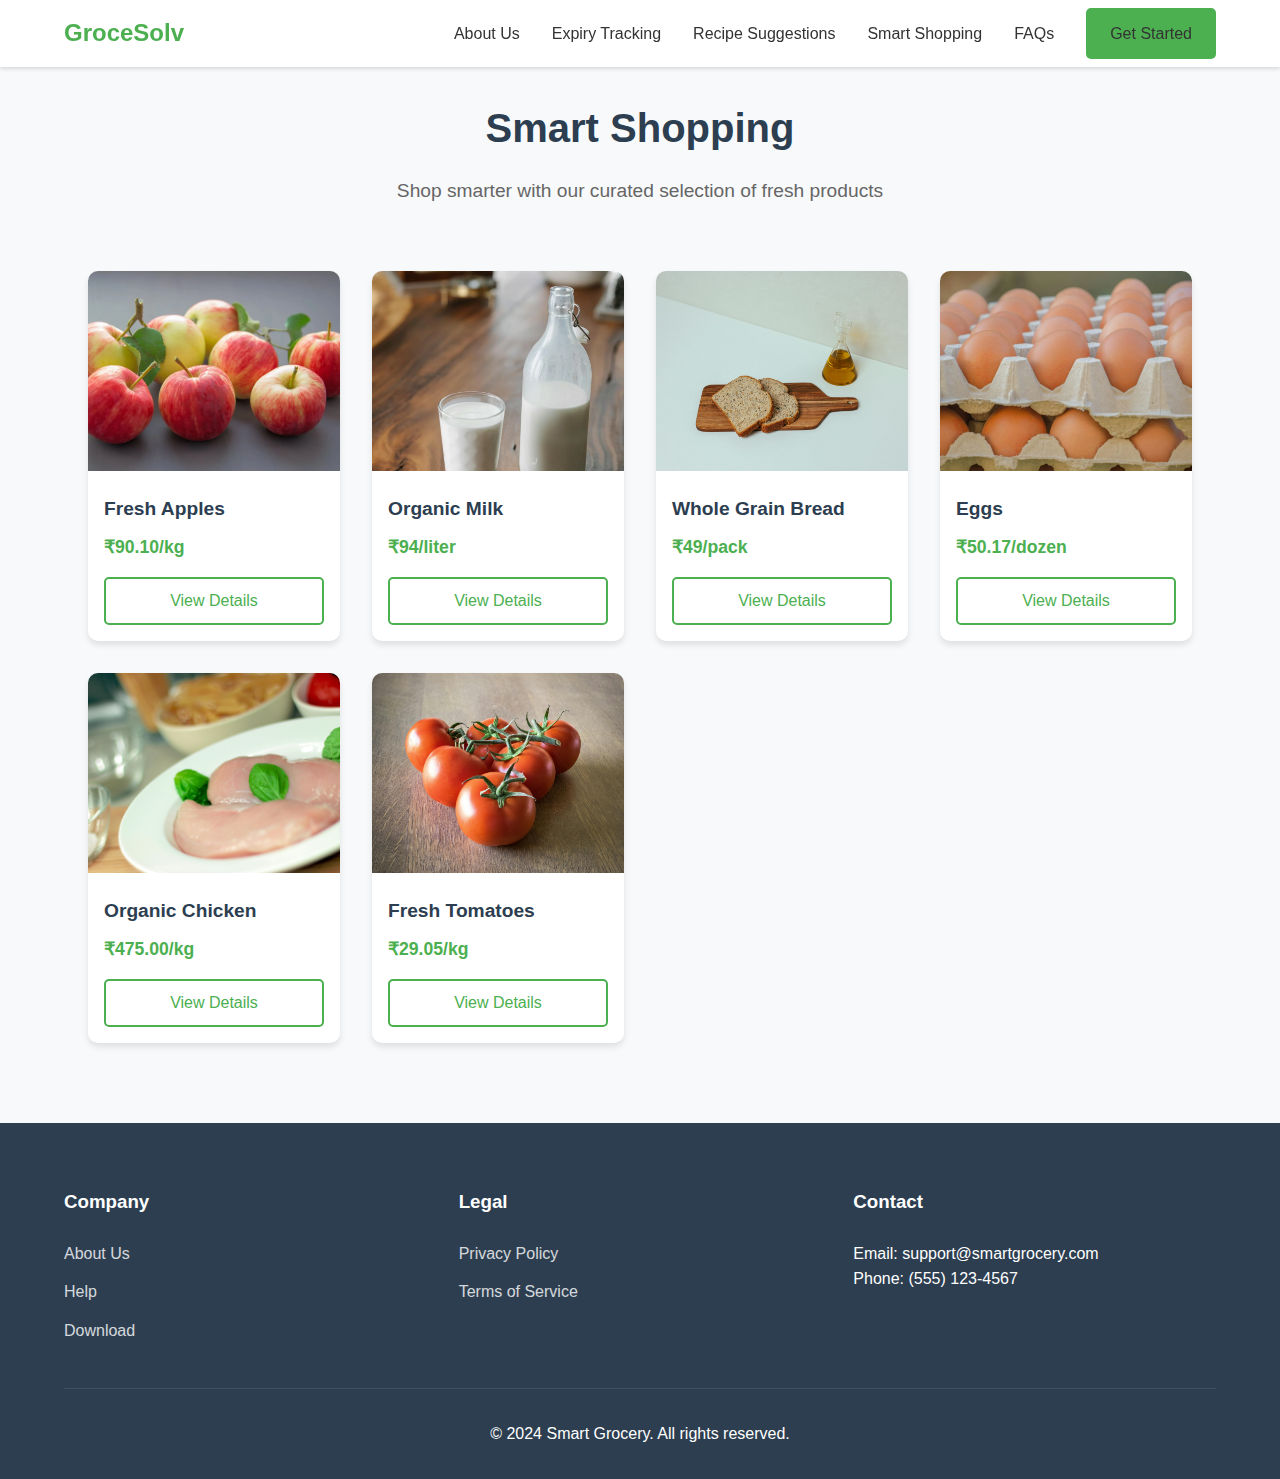
<file: buy.html>
<!DOCTYPE html>
<html lang="en">
  <head>
    <meta charset="UTF-8" />
    <meta name="viewport" content="width=device-width, initial-scale=1.0" />
    <title>Buy Product - Smart Grocery</title>
    <link rel="stylesheet" href="styles.css" />
    <link rel="stylesheet" href="buy.css" />
  </head>
  <body>
    <nav class="navbar">
      <div class="nav-brand">
        <a href="index.html"><h1>GroceSolv</h1></a>
      </div>
      <div class="nav-links">
        <a href="index.html#mission">About Us</a>
        <a href="expiry-tracking.html">Expiry Tracking</a>
        <a href="recipe-suggestions.html">Recipe Suggestions</a>
        <a href="smart-shopping.html">Smart Shopping</a>
        <a href="index.html#faqs">FAQs</a>
        <a href="login.html" class="btn btn-primary">Get Started</a>
      </div>
    </nav>

    <main>
      <section class="product-details">
        <div class="product-container">
          <div class="product-image">
            <img id="productImage" src="" alt="Product Image" />
          </div>
          <div class="product-info">
            <h1 id="productName"></h1>
            <p class="price" id="productPrice"></p>
            <div class="product-description">
              <h3>Description</h3>
              <p id="productDescription"></p>
            </div>
            <div class="product-features">
              <h3>Features</h3>
              <ul id="productFeatures"></ul>
            </div>
            <button class="btn btn-primary" onclick="addToCart()">Add to Cart</button>
            <button class="btn btn-outline" onclick="buyNow()">Buy Now</button>
          </div>
        </div>
      </section>
    </main>

    <footer>
      <div class="footer-content">
        <div class="footer-section">
          <h3>Company</h3>
          <a href="index.html#about">About Us</a>
          <a href="index.html#help">Help</a>
          <a href="index.html#download">Download</a>
        </div>
        <div class="footer-section">
          <h3>Legal</h3>
          <a href="index.html#privacy">Privacy Policy</a>
          <a href="index.html#terms">Terms of Service</a>
        </div>
        <div class="footer-section">
          <h3>Contact</h3>
          <p>Email: support@smartgrocery.com</p>
          <p>Phone: (555) 123-4567</p>
        </div>
      </div>
      <div class="footer-bottom">
        <p>&copy; 2024 Smart Grocery. All rights reserved.</p>
      </div>
    </footer>

    <script>
      // Product data
      const products = {
        apple: {
          name: "Fresh Apples",
          price: "₹90.10/kg",
          image: "apple.webp",
          description: "Crisp and juicy organic apples, perfect for snacking or baking.",
          features: [
            "Organic Certified",
            "Locally Grown",
            "Rich in Fiber",
            "No Pesticides"
          ]
        },
        milk: {
          name: "Organic Milk",
          price: "₹94/liter",
          image: "Milk.webp",
          description: "Fresh organic milk from grass-fed cows, rich in calcium and vitamins.",
          features: [
            "Organic Certified",
            "Grass-Fed",
            "Rich in Calcium",
            "No Hormones"
          ]
        },
        bread: {
          name: "Whole Grain Bread",
          price: "₹49/pack",
          image: "Bread.jpeg",
          description: "Freshly baked whole grain bread, perfect for sandwiches and toast.",
          features: [
            "Whole Grain",
            "No Preservatives",
            "High in Fiber",
            "Freshly Baked"
          ]
        },
        eggs: {
          name: "Eggs",
          price: "₹50.17/dozen",
          image: "eggs.webp",
          description: "Farm-fresh free range eggs from happy, healthy chickens.",
          features: [
            "Free Range",
            "Farm Fresh",
            "Rich in Protein",
            "No Antibiotics"
          ]
        },
        chicken: {
          name: "Organic Chicken",
          price: "₹475.00/kg",
          image: "Organic_chicken.jpg",
          description: "Premium organic chicken, raised without antibiotics or hormones.",
          features: [
            "Organic Certified",
            "No Antibiotics",
            "No Hormones",
            "Free Range"
          ]
        },
        tomatoes: {
          name: "Fresh Tomatoes",
          price: "₹29.00/kg",
          image: "Tomatoes.jpeg",
          description: "Vine-ripened tomatoes, bursting with flavor and nutrients.",
          features: [
            "Vine-Ripened",
            "Locally Grown",
            "Rich in Lycopene",
            "No Pesticides"
          ]
        }
      };

      // Get product from URL
      const urlParams = new URLSearchParams(window.location.search);
      const productId = urlParams.get('product');

      // Display product details
      if (productId && products[productId]) {
        const product = products[productId];
        document.getElementById('productName').textContent = product.name;
        document.getElementById('productPrice').textContent = product.price;
        document.getElementById('productImage').src = product.image;
        document.getElementById('productDescription').textContent = product.description;
        
        const featuresList = document.getElementById('productFeatures');
        product.features.forEach(feature => {
          const li = document.createElement('li');
          li.textContent = feature;
          featuresList.appendChild(li);
        });
      } else {
        // Redirect to shopping page if product not found
        window.location.href = 'smart-shopping.html';
      }

      function addToCart() {
        alert('Product added to cart!');
      }

      function buyNow() {
        alert('Proceeding to checkout...');
      }
    </script>
  </body>
</html>
</file>
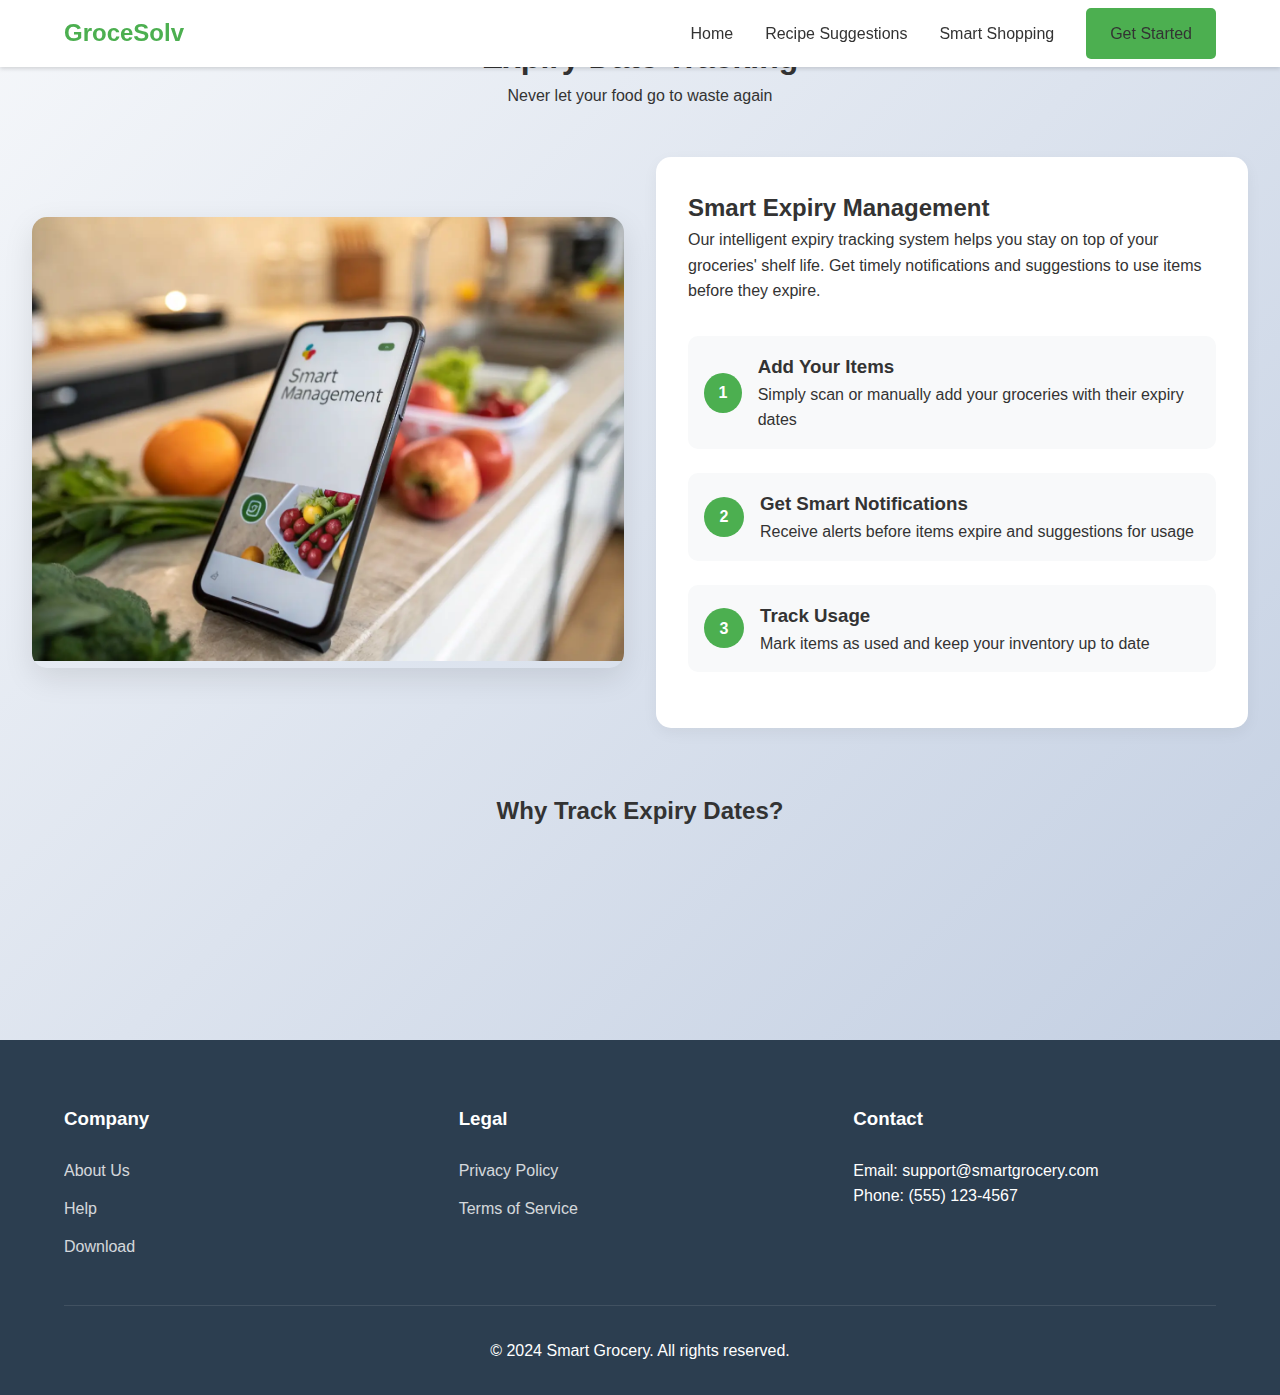
<file: expiry-tracking.html>
<!DOCTYPE html>
<html lang="en">
<head>
    <meta charset="UTF-8">
    <meta name="viewport" content="width=device-width, initial-scale=1.0">
    <title>Expiry Date Tracking - Smart Grocery</title>
    <link rel="stylesheet" href="styles.css">
    <link rel="stylesheet" href="animations.css">
</head>
<body>
    <nav class="navbar">
        <div class="nav-brand">
            <a href="index.html"><h1>GroceSolv</h1></a>
        </div>
        <div class="nav-links">
            <a href="index.html">Home</a>
            <a href="recipe-suggestions.html">Recipe Suggestions</a>
            <a href="smart-shopping.html">Smart Shopping</a>
            <a href="login.html" class="btn btn-primary">Get Started</a>
        </div>
    </nav>

    <main class="feature-page">
        <section class="feature-header animate-fade-in">
            <h1>Expiry Date Tracking</h1>
            <p>Never let your food go to waste again</p>
        </section>

        <section class="feature-content">
            <div class="feature-image animate-slide-left">
                <img src="expiry.jpg" alt="Expiry Date Tracking">
            </div>
            <div class="feature-description animate-slide-right">
                <h2>Smart Expiry Management</h2>
                <p>Our intelligent expiry tracking system helps you stay on top of your groceries' shelf life. Get timely notifications and suggestions to use items before they expire.</p>
                
                <div class="feature-steps">
                    <div class="step-item animate-scale">
                        <div class="step-number">1</div>
                        <div>
                            <h3>Add Your Items</h3>
                            <p>Simply scan or manually add your groceries with their expiry dates</p>
                        </div>
                    </div>
                    <div class="step-item animate-scale" style="animation-delay: 0.2s">
                        <div class="step-number">2</div>
                        <div>
                            <h3>Get Smart Notifications</h3>
                            <p>Receive alerts before items expire and suggestions for usage</p>
                        </div>
                    </div>
                    <div class="step-item animate-scale" style="animation-delay: 0.4s">
                        <div class="step-number">3</div>
                        <div>
                            <h3>Track Usage</h3>
                            <p>Mark items as used and keep your inventory up to date</p>
                        </div>
                    </div>
                </div>
            </div>
        </section>

        <section class="feature-benefits animate-fade-in" style="margin-top: 4rem; text-align: center;">
            <h2>Why Track Expiry Dates?</h2>
            <div class="benefits-grid" style="display: grid; grid-template-columns: repeat(3, 1fr); gap: 2rem; margin-top: 2rem;">
                <div class="benefit-card animate-scale" style="animation-delay: 0.2s">
                    <h3>Reduce Waste</h3>
                    <p>Save money by using food before it expires</p>
                </div>
                <div class="benefit-card animate-scale" style="animation-delay: 0.4s">
                    <h3>Stay Organized</h3>
                    <p>Keep track of your pantry items effortlessly</p>
                </div>
                <div class="benefit-card animate-scale" style="animation-delay: 0.6s">
                    <h3>Plan Better</h3>
                    <p>Make informed decisions about meal planning</p>
                </div>
            </div>
        </section>
    </main>

    <footer>
        <div class="footer-content">
            <div class="footer-section">
                <h3>Company</h3>
                <a href="#about">About Us</a>
                <a href="#help">Help</a>
                <a href="#download">Download</a>
            </div>
            <div class="footer-section">
                <h3>Legal</h3>
                <a href="#privacy">Privacy Policy</a>
                <a href="#terms">Terms of Service</a>
            </div>
            <div class="footer-section">
                <h3>Contact</h3>
                <p>Email: support@smartgrocery.com</p>
                <p>Phone: (555) 123-4567</p>
            </div>
        </div>
        <div class="footer-bottom">
            <p>&copy; 2024 Smart Grocery. All rights reserved.</p>
        </div>
    </footer>
</body>
</html>
</file>
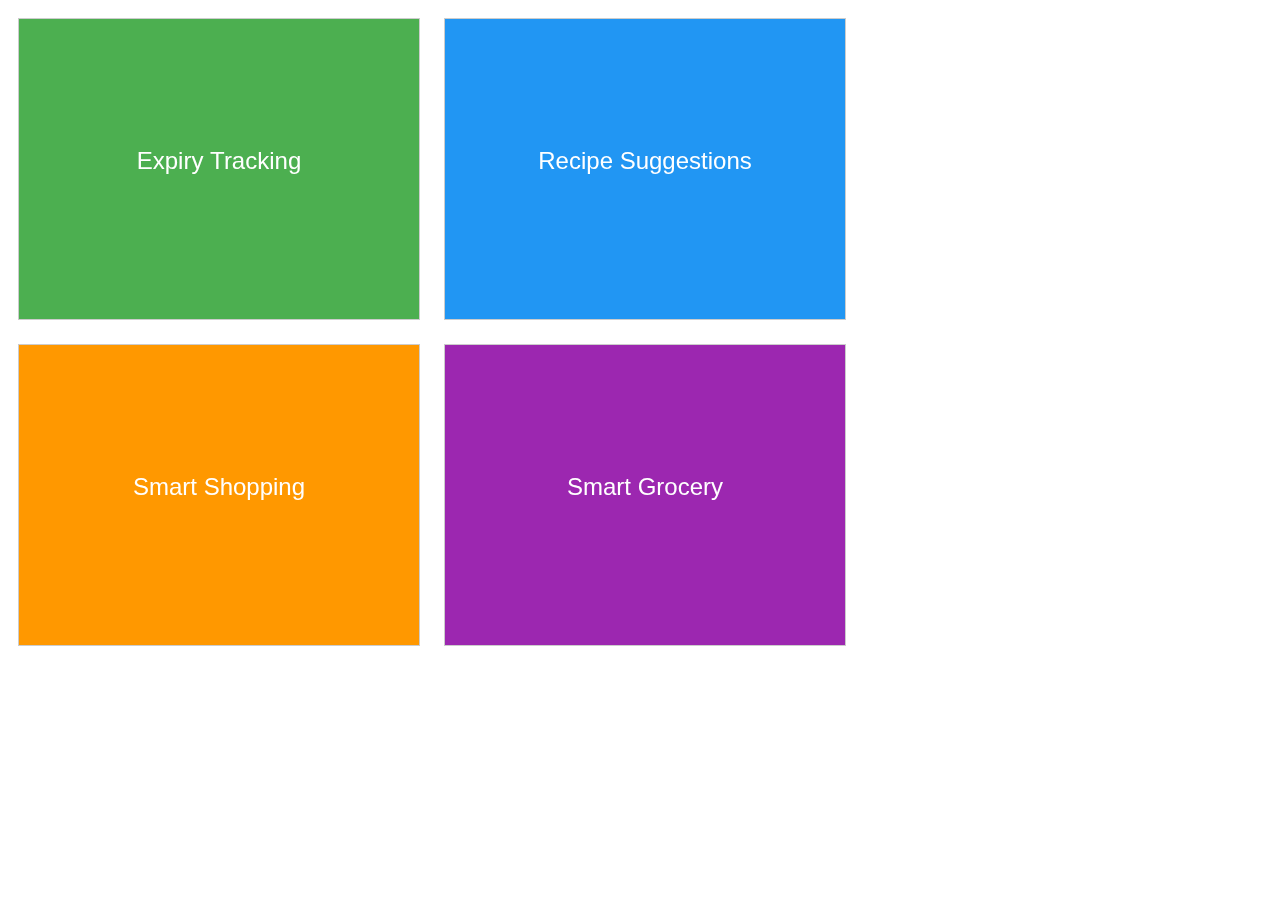
<file: generate_images.html>
<!DOCTYPE html>
<html>
<head>
    <title>Generate Placeholder Images</title>
    <style>
        canvas {
            border: 1px solid #ccc;
            margin: 10px;
        }
    </style>
</head>
<body>
    <canvas id="expiry" width="400" height="300"></canvas>
    <canvas id="recipe" width="400" height="300"></canvas>
    <canvas id="smart" width="400" height="300"></canvas>
    <canvas id="GROS" width="400" height="300"></canvas>

    <script>
        function createImage(canvasId, text, color) {
            const canvas = document.getElementById(canvasId);
            const ctx = canvas.getContext('2d');
            
            // Background
            ctx.fillStyle = color;
            ctx.fillRect(0, 0, canvas.width, canvas.height);
            
            // Text
            ctx.fillStyle = 'white';
            ctx.font = '24px Arial';
            ctx.textAlign = 'center';
            ctx.fillText(text, canvas.width/2, canvas.height/2);
            
            // Save as image
            const link = document.createElement('a');
            link.download = canvasId + '.jpg';
            link.href = canvas.toDataURL('image/jpeg');
            link.click();
        }

        // Generate images
        createImage('expiry', 'Expiry Tracking', '#4CAF50');
        createImage('recipe', 'Recipe Suggestions', '#2196F3');
        createImage('smart', 'Smart Shopping', '#FF9800');
        createImage('GROS', 'Smart Grocery', '#9C27B0');
    </script>
</body>
</html>
</file>
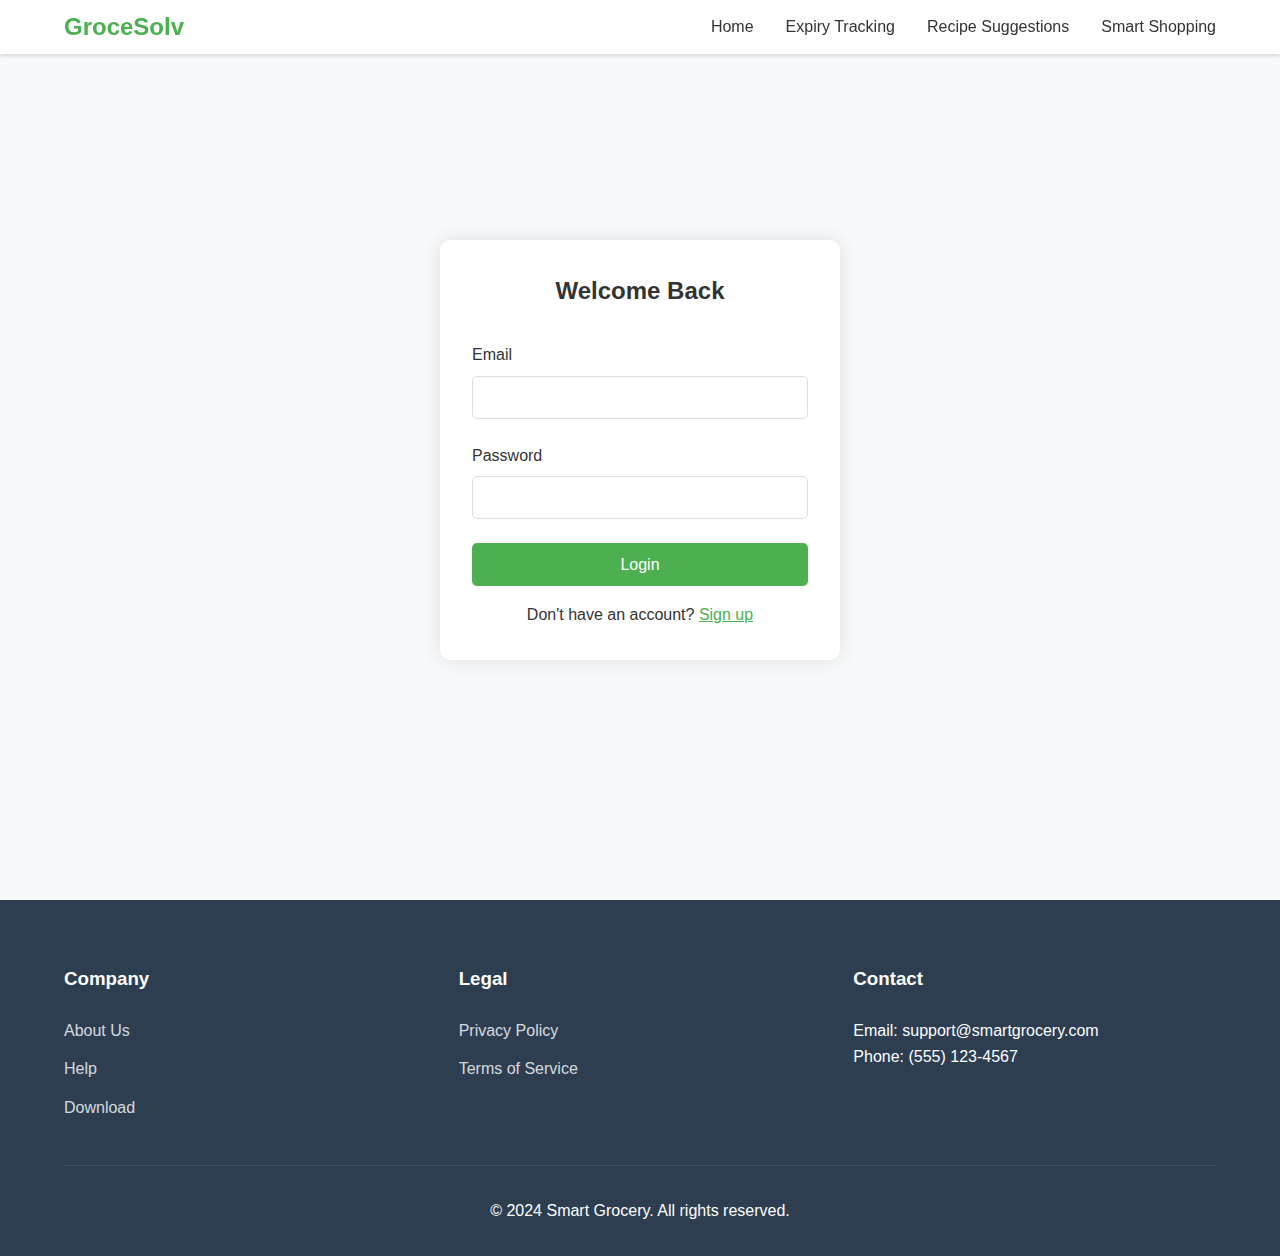
<file: inventory.html>
<!DOCTYPE html>
<html lang="en">
<head>
    <meta charset="UTF-8">
    <meta name="viewport" content="width=device-width, initial-scale=1.0">
    <title>Inventory Management - Smart Grocery</title>
    <link rel="stylesheet" href="styles.css">
</head>
<body>
    <nav class="navbar dashboard-nav">
        <div class="nav-brand">
            <a href="index.html"><h1>GroceSolv</h1></a>
        </div>
        <div class="nav-links">
            <a href="dashboard.html">Dashboard</a>
            <a href="inventory.html" class="active">Inventory</a>
            <a href="storage.html">Storage</a>
            <a href="expiring.html">Expiring Soon</a>
            <a href="recipes.html">Recipes</a>
            <button onclick="logout()" class="btn btn-outline">Logout</button>
        </div>
    </nav>

    <main class="dashboard-main">
        <div class="page-header">
            <h1>Inventory Management</h1>
            <div class="header-buttons">
                <button onclick="showAddItemModal()" class="btn btn-primary">Add New Item</button>
                <button onclick="clearAllItems()" class="btn btn-danger">Clear All</button>
            </div>
        </div>

        <div class="inventory-filters">
            <div class="search-box">
                <input type="text" id="search-inventory" placeholder="Search items...">
            </div>
            <div class="filter-options">
                <select id="category-filter">
                    <option value="">All Categories</option>
                    <option value="fruits">Fruits</option>
                    <option value="vegetables">Vegetables</option>
                    <option value="dairy">Dairy</option>
                    <option value="meat">Meat</option>
                    <option value="pantry">Pantry</option>
                </select>
                <select id="status-filter">
                    <option value="">All Status</option>
                    <option value="fresh">Fresh</option>
                    <option value="expiring">Expiring Soon</option>
                    <option value="expired">Expired</option>
                </select>
            </div>`
        </div>

        <div class="inventory-grid" id="inventory-list">
            <!-- Inventory items will be loaded here -->
        </div>

        <!-- Add Item Modal -->
        <div class="modal" id="add-item-modal">
            <div class="modal-content">
                <h2>Add New Item</h2>
                <form id="add-item-form">
                    <div class="form-group">
                        <label for="item-name">Item Name</label>
                        <input type="text" id="item-name" required>
                    </div>
                    <div class="form-group">
                        <label for="item-quantity">Quantity</label>
                        <input type="number" id="item-quantity" required>
                    </div>
                    <div class="form-group">
                        <label for="item-category">Category</label>
                        <select id="item-category" required>
                            <option value="fruits">Fruits</option>
                            <option value="vegetables">Vegetables</option>
                            <option value="dairy">Dairy</option>
                            <option value="meat">Meat</option>
                            <option value="pantry">Pantry</option>
                        </select>
                    </div>
                    <div class="form-group">
                        <label for="item-expiry">Expiry Date</label>
                        <input type="date" id="item-expiry" required>
                    </div>
                    <div class="form-buttons">
                        <button type="submit" class="btn btn-primary">Add Item</button>
                        <button type="button" onclick="closeAddItemModal()" class="btn btn-outline">Cancel</button>
                    </div>
                </form>
            </div>
        </div>
    </main>

    <script src="inventory.js"></script>
</body>
</html>
</file>
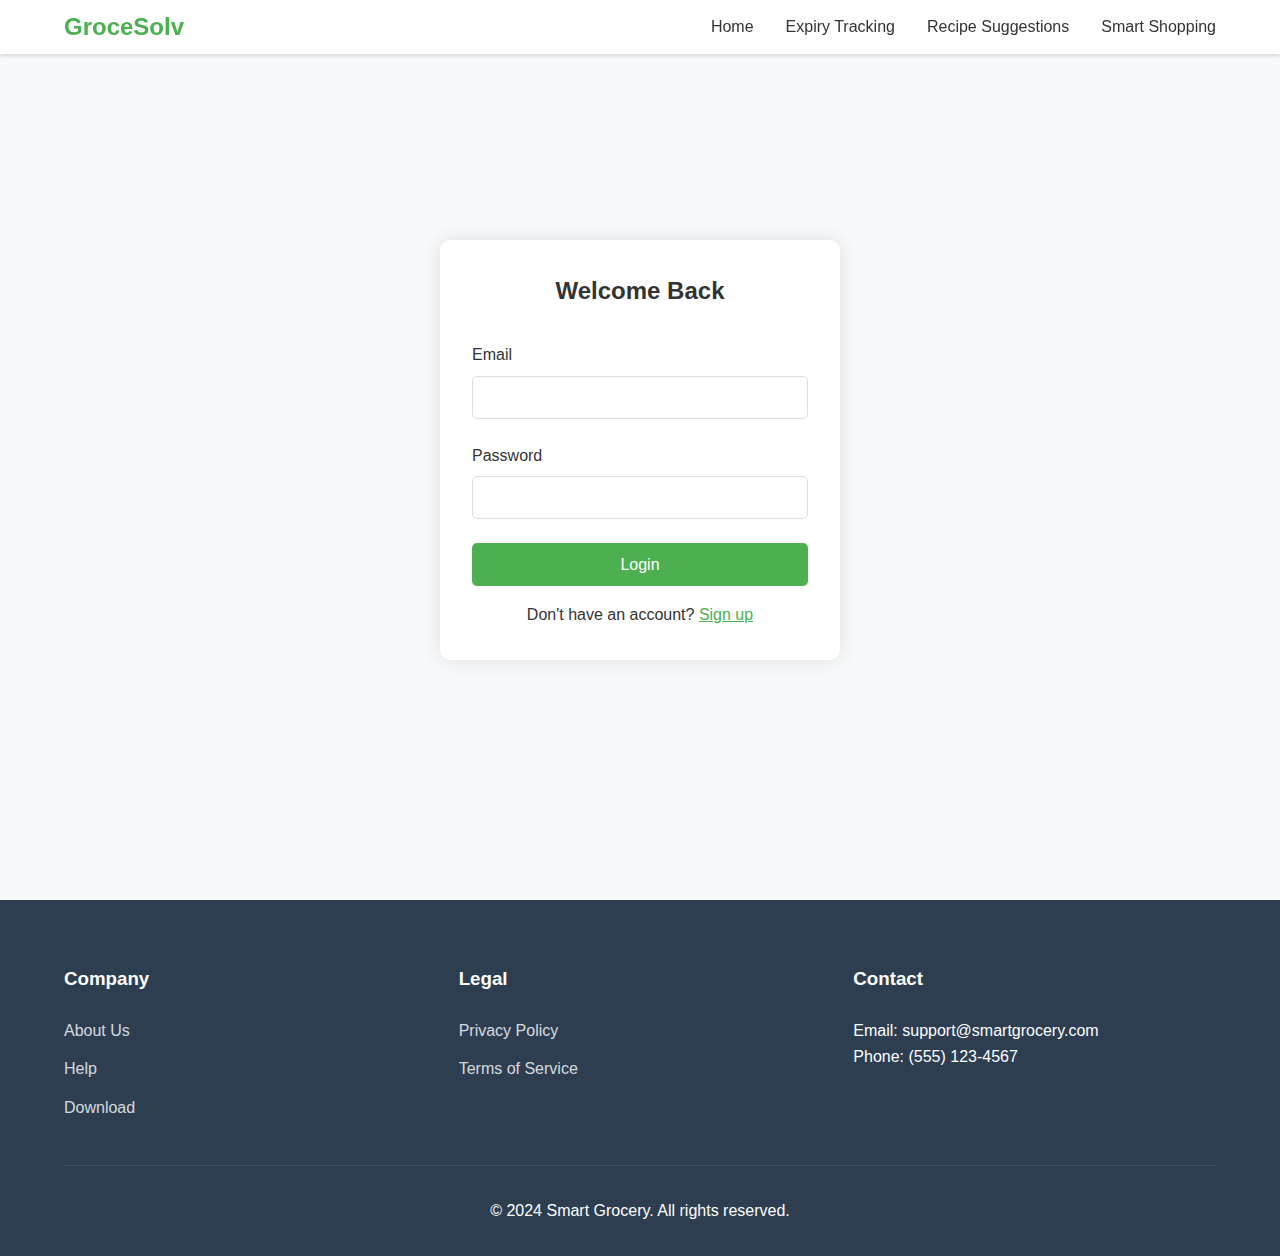
<file: login.html>
<!DOCTYPE html>
<html lang="en">
<head>
    <meta charset="UTF-8">
    <meta name="viewport" content="width=device-width, initial-scale=1.0">
    <title>Login - Smart Grocery</title>
    <link rel="stylesheet" href="styles.css">
    <link rel="stylesheet" href="animations.css">
</head>
<body>
    <nav class="navbar">
        <div class="nav-brand">
            <a href="index.html"><h1>GroceSolv</h1></a>
        </div>
        <div class="nav-links">
            <a href="index.html">Home</a>
            <a href="expiry-tracking.html">Expiry Tracking</a>
            <a href="recipe-suggestions.html">Recipe Suggestions</a>
            <a href="smart-shopping.html">Smart Shopping</a>
        </div>
    </nav>

    <main class="login-page" style="min-height: 100vh; display: flex; align-items: center; justify-content: center; padding: 2rem;">
        <div class="login-container animate-fade-in" style="background: white; padding: 2rem; border-radius: 10px; box-shadow: 0 0 20px rgba(0,0,0,0.1); max-width: 400px; width: 100%;">
            <h2 style="text-align: center; margin-bottom: 2rem;">Welcome Back</h2>
            <form class="login-form" action="My storage.html">
                <div class="form-group" style="margin-bottom: 1.5rem;">
                    <label for="email" style="display: block; margin-bottom: 0.5rem;">Email</label>
                    <input type="email" id="email" style="width: 100%; padding: 0.8rem; border: 1px solid #ddd; border-radius: 5px;">
                </div>
                <div class="form-group" style="margin-bottom: 1.5rem;">
                    <label for="password" style="display: block; margin-bottom: 0.5rem;">Password</label>
                    <input type="password" id="password" style="width: 100%; padding: 0.8rem; border: 1px solid #ddd; border-radius: 5px;">
                </div>
                <button type="submit" class="btn btn-primary" style="width: 100%;">Login</button>
                <p style="text-align: center; margin-top: 1rem;">
                    Don't have an account? <a href="Sign up.html" style="color: #4CAF50;">Sign up</a>
                </p>
            </form>
        </div>
    </main>

    <footer>
        <div class="footer-content">
            <div class="footer-section">
                <h3>Company</h3>
                <a href="#about">About Us</a>
                <a href="#help">Help</a>
                <a href="#download">Download</a>
            </div>
            <div class="footer-section">
                <h3>Legal</h3>
                <a href="#privacy">Privacy Policy</a>
                <a href="#terms">Terms of Service</a>
            </div>
            <div class="footer-section">
                <h3>Contact</h3>
                <p>Email: support@smartgrocery.com</p>
                <p>Phone: (555) 123-4567</p>
            </div>
        </div>
        <div class="footer-bottom">
            <p>&copy; 2024 Smart Grocery. All rights reserved.</p>
        </div>
    </footer>
</body>
</html>
</file>
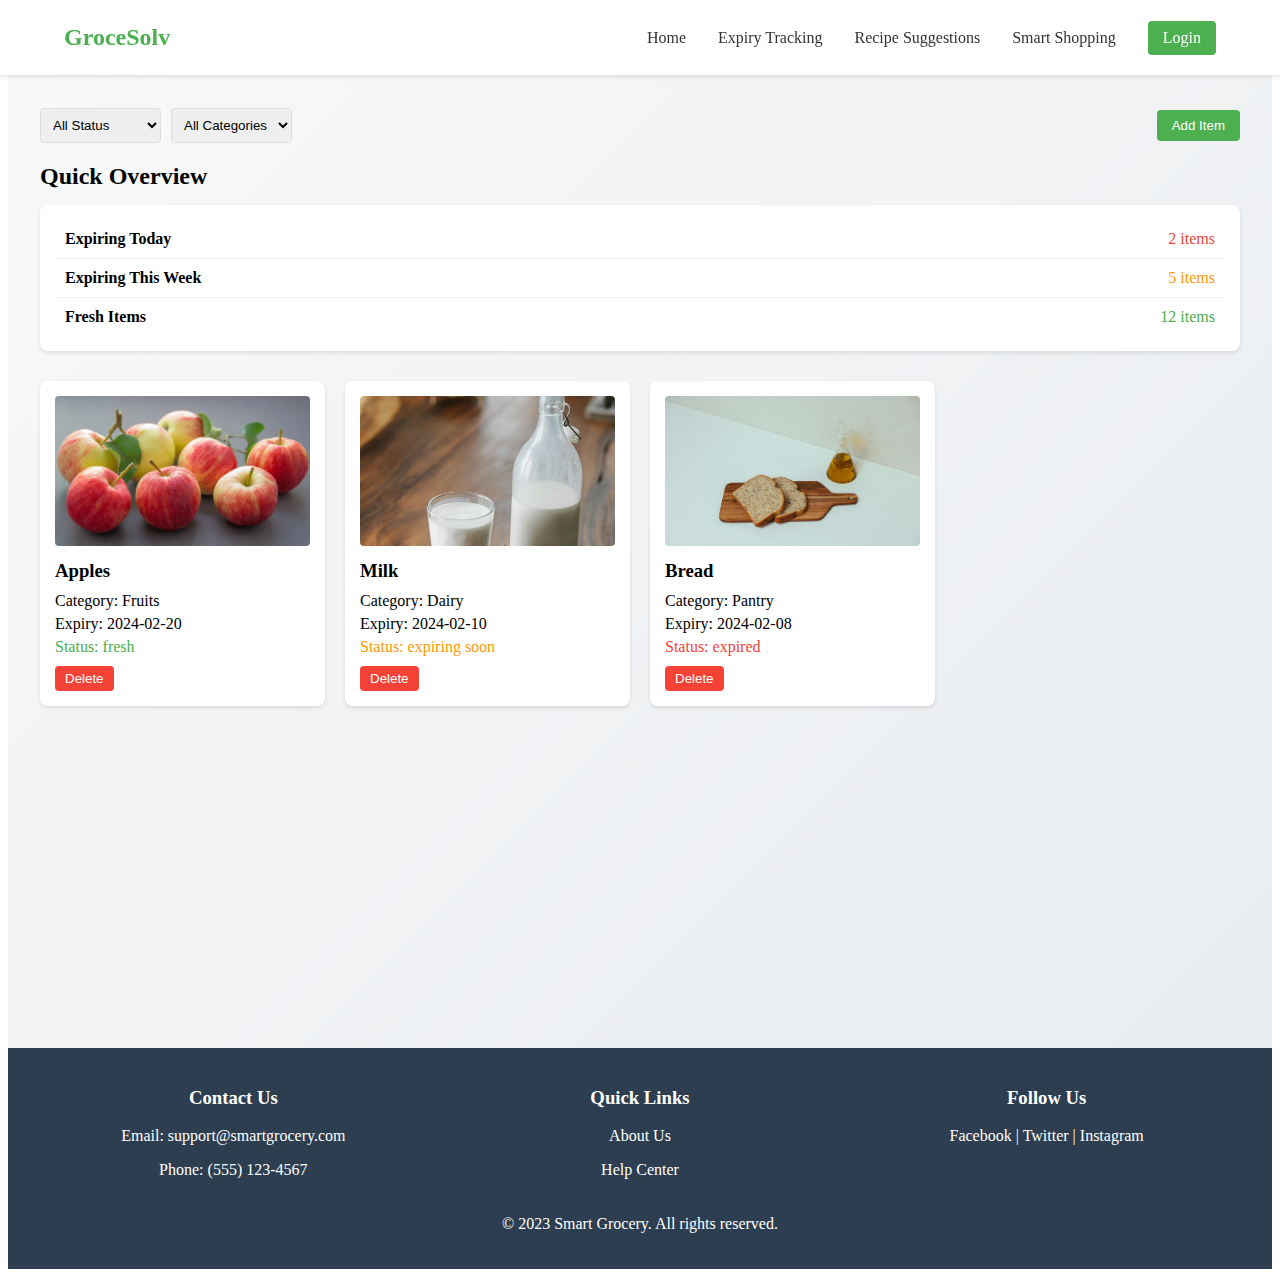
<file: My storage.html>
<!DOCTYPE html>
<html lang="en">
<head>
    <meta charset="UTF-8">
    <meta name="viewport" content="width=device-width, initial-scale=1.0">
    <title>My Storage - Smart Grocery</title>
</head>
<body>
    <nav class="navbar" style="background: white; padding: 0.5rem 5%; position: fixed; top: 0; left: 0; right: 0; z-index: 1000; box-shadow: 0 2px 4px rgba(0,0,0,0.1); display: flex; justify-content: space-between; align-items: center;">
        <div class="nav-brand">
            <a href="index.html" style="text-decoration: none;">
                <h1 style="color: #4caf50; font-size: 1.5rem;">GroceSolv</h1>
            </a>
        </div>
        <div class="nav-links" style="display: flex; gap: 2rem; align-items: center;">
            <a href="index.html" style="text-decoration: none; color: #333;">Home</a>
            <a href="expiry-tracking.html" style="text-decoration: none; color: #333;">Expiry Tracking</a>
            <a href="recipe-suggestions.html" style="text-decoration: none; color: #333;">Recipe Suggestions</a>
            <a href="smart-shopping.html" style="text-decoration: none; color: #333;">Smart Shopping</a>
            <a href="login.html" style="text-decoration: none; color: white; background: #4caf50; padding: 8px 15px; border-radius: 4px;">Login</a>
        </div>
    </nav>

    <div style="min-height: 100vh; background: linear-gradient(135deg, #f8f9fa 0%, #e9ecef 100%); padding-top: 80px; padding-bottom: 60px;">
        <div style="max-width: 1200px; margin: 0 auto; padding: 20px;">
            <div style="display: flex; justify-content: space-between; align-items: center; margin-bottom: 20px;">
                <div style="display: flex; gap: 10px;">
                    <select id="statusFilter" style="padding: 8px; border-radius: 4px; border: 1px solid #ddd;">
                        <option value="all">All Status</option>
                        <option value="fresh">Fresh</option>
                        <option value="expiring">Expiring Soon</option>
                        <option value="expired">Expired</option>
                    </select>
                    <select id="categoryFilter" style="padding: 8px; border-radius: 4px; border: 1px solid #ddd;">
                        <option value="all">All Categories</option>
                        <option value="fruits">Fruits</option>
                        <option value="vegetables">Vegetables</option>
                        <option value="dairy">Dairy</option>
                        <option value="meat">Meat</option>
                        <option value="pantry">Pantry</option>
                    </select>
                </div>
                <button onclick="openAddItemModal()" style="background-color: #4caf50; color: white; border: none; padding: 8px 15px; border-radius: 4px; cursor: pointer;">Add Item</button>
            </div>

            <!-- Pre-grid list view -->
            <div style="margin-bottom: 30px;">
                <h2 style="margin-bottom: 15px;">Quick Overview</h2>
                <div style="background: white; border-radius: 8px; padding: 15px; box-shadow: 0 2px 4px rgba(0,0,0,0.1);">
                    <div style="display: flex; justify-content: space-between; padding: 10px; border-bottom: 1px solid #eee;">
                        <span style="font-weight: bold;">Expiring Today</span>
                        <span style="color: #f44336;">2 items</span>
                    </div>
                    <div style="display: flex; justify-content: space-between; padding: 10px; border-bottom: 1px solid #eee;">
                        <span style="font-weight: bold;">Expiring This Week</span>
                        <span style="color: #ff9800;">5 items</span>
                    </div>
                    <div style="display: flex; justify-content: space-between; padding: 10px;">
                        <span style="font-weight: bold;">Fresh Items</span>
                        <span style="color: #4caf50;">12 items</span>
                    </div>
                </div>
            </div>

            <div id="itemGrid" style="display: grid; grid-template-columns: repeat(auto-fill, minmax(250px, 1fr)); gap: 20px;">
                <!-- Sample items -->
                <div style="background: white; border-radius: 8px; padding: 15px; box-shadow: 0 2px 4px rgba(0,0,0,0.1);">
                    <img src="apple.webp" alt="Apples" style="width: 100%; height: 150px; object-fit: cover; border-radius: 4px; margin-bottom: 10px;">
                    <h3 style="margin: 0 0 10px 0;">Apples</h3>
                    <p style="margin: 0 0 5px 0;">Category: Fruits</p>
                    <p style="margin: 0 0 5px 0;">Expiry: 2024-02-20</p>
                    <p style="margin: 0 0 10px 0; color: #4caf50;">Status: fresh</p>
                    <div style="display: flex; gap: 10px;">
                        <button onclick="this.parentElement.parentElement.remove()" style="background: #f44336; color: white; border: none; padding: 5px 10px; border-radius: 4px; cursor: pointer;">Delete</button>
                    </div>
                </div>

                <div style="background: white; border-radius: 8px; padding: 15px; box-shadow: 0 2px 4px rgba(0,0,0,0.1);">
                    <img src="Milk.webp" alt="Milk" style="width: 100%; height: 150px; object-fit: cover; border-radius: 4px; margin-bottom: 10px;">
                    <h3 style="margin: 0 0 10px 0;">Milk</h3>
                    <p style="margin: 0 0 5px 0;">Category: Dairy</p>
                    <p style="margin: 0 0 5px 0;">Expiry: 2024-02-10</p>
                    <p style="margin: 0 0 10px 0; color: #ff9800;">Status: expiring soon</p>
                    <div style="display: flex; gap: 10px;">
                        <button onclick="this.parentElement.parentElement.remove()" style="background: #f44336; color: white; border: none; padding: 5px 10px; border-radius: 4px; cursor: pointer;">Delete</button>
                    </div>
                </div>

                <div style="background: white; border-radius: 8px; padding: 15px; box-shadow: 0 2px 4px rgba(0,0,0,0.1);">
                    <img src="Bread.jpeg" alt="Bread" style="width: 100%; height: 150px; object-fit: cover; border-radius: 4px; margin-bottom: 10px;">
                    <h3 style="margin: 0 0 10px 0;">Bread</h3>
                    <p style="margin: 0 0 5px 0;">Category: Pantry</p>
                    <p style="margin: 0 0 5px 0;">Expiry: 2024-02-08</p>
                    <p style="margin: 0 0 10px 0; color: #f44336;">Status: expired</p>
                    <div style="display: flex; gap: 10px;">
                        <button onclick="this.parentElement.parentElement.remove()" style="background: #f44336; color: white; border: none; padding: 5px 10px; border-radius: 4px; cursor: pointer;">Delete</button>
                    </div>
                </div>
            </div>
        </div>
    </div>

    <!-- Add Item Modal -->
    <div id="addItemModal" style="display: none; position: fixed; top: 0; left: 0; width: 100%; height: 100%; background: rgba(0,0,0,0.5); z-index: 1001;">
        <div style="background: white; max-width: 500px; margin: 50px auto; padding: 20px; border-radius: 8px;">
            <h2 style="margin-bottom: 20px;">Add New Item</h2>
            <form id="addItemForm" onsubmit="addNewItem(event)">
                <div style="margin-bottom: 15px;">
                    <label style="display: block; margin-bottom: 5px;">Item Name</label>
                    <input type="text" id="itemName" required style="width: 100%; padding: 8px; border: 1px solid #ddd; border-radius: 4px;">
                </div>
                <div style="margin-bottom: 15px;">
                    <label style="display: block; margin-bottom: 5px;">Category</label>
                    <select id="itemCategory" required style="width: 100%; padding: 8px; border: 1px solid #ddd; border-radius: 4px;">
                        <option value="fruits">Fruits</option>
                        <option value="vegetables">Vegetables</option>
                        <option value="dairy">Dairy</option>
                        <option value="meat">Meat</option>
                        <option value="pantry">Pantry</option>
                    </select>
                </div>
                <div style="margin-bottom: 15px;">
                    <label style="display: block; margin-bottom: 5px;">Expiry Date</label>
                    <input type="date" id="expiryDate" required style="width: 100%; padding: 8px; border: 1px solid #ddd; border-radius: 4px;">
                </div>
                <div style="margin-bottom: 15px;">
                    <label style="display: block; margin-bottom: 5px;">Image URL</label>
                    <input type="url" id="imageUrl" style="width: 100%; padding: 8px; border: 1px solid #ddd; border-radius: 4px;">
                </div>
                <div style="display: flex; justify-content: flex-end; gap: 10px;">
                    <button type="button" onclick="closeAddItemModal()" style="padding: 8px 15px; border: 1px solid #ddd; border-radius: 4px; background: white;">Cancel</button>
                    <button type="submit" style="padding: 8px 15px; border: none; border-radius: 4px; background: #4caf50; color: white;">Add Item</button>
                </div>
            </form>
        </div>
    </div>

    <footer style="background: #2c3e50; color: white; padding: 20px; text-align: center;">
        <div style="max-width: 1200px; margin: 0 auto; display: grid; grid-template-columns: repeat(3, 1fr); gap: 20px;">
            <div>
                <h3>Contact Us</h3>
                <p>Email: support@smartgrocery.com</p>
                <p>Phone: (555) 123-4567</p>
            </div>
            <div>
                <h3>Quick Links</h3>
                <p><a href="#" style="color: white; text-decoration: none;">About Us</a></p>
                <p><a href="#" style="color: white; text-decoration: none;">Help Center</a></p>
            </div>
            <div>
                <h3>Follow Us</h3>
                <p>Facebook | Twitter | Instagram</p>
            </div>
        </div>
        <p style="margin-top: 20px;">&copy; 2023 Smart Grocery. All rights reserved.</p>
    </footer>

    <script>
        function openAddItemModal() {
            document.getElementById('addItemModal').style.display = 'block';
        }

        function closeAddItemModal() {
            document.getElementById('addItemModal').style.display = 'none';
        }

        function addNewItem(event) {
            event.preventDefault();
            
            const name = document.getElementById('itemName').value;
            const category = document.getElementById('itemCategory').value;
            const expiryDate = document.getElementById('expiryDate').value;
            const imageUrl = document.getElementById('imageUrl').value || 'default-item.jpg';

            const itemGrid = document.getElementById('itemGrid');
            
            const itemCard = document.createElement('div');
            itemCard.style.background = 'white';
            itemCard.style.borderRadius = '8px';
            itemCard.style.padding = '15px';
            itemCard.style.boxShadow = '0 2px 4px rgba(0,0,0,0.1)';

            const today = new Date();
            const expiry = new Date(expiryDate);
            const daysUntilExpiry = Math.ceil((expiry - today) / (1000 * 60 * 60 * 24));
            
            let status = 'fresh';
            let statusColor = '#4caf50';
            
            if (daysUntilExpiry < 0) {
                status = 'expired';
                statusColor = '#f44336';
            } else if (daysUntilExpiry <= 3) {
                status = 'expiring soon';
                statusColor = '#ff9800';
            }

            itemCard.innerHTML = `
                <img src="${imageUrl}" alt="${name}" style="width: 100%; height: 150px; object-fit: cover; border-radius: 4px; margin-bottom: 10px;">
                <h3 style="margin: 0 0 10px 0;">${name}</h3>
                <p style="margin: 0 0 5px 0;">Category: ${category}</p>
                <p style="margin: 0 0 5px 0;">Expiry: ${expiryDate}</p>
                <p style="margin: 0 0 10px 0; color: ${statusColor};">Status: ${status}</p>
                <div style="display: flex; gap: 10px;">
                    <button onclick="this.parentElement.parentElement.remove()" style="background: #f44336; color: white; border: none; padding: 5px 10px; border-radius: 4px; cursor: pointer;">Delete</button>
                </div>
            `;

            itemGrid.appendChild(itemCard);
            closeAddItemModal();
            document.getElementById('addItemForm').reset();
        }
    </script>
</body>
</html>
</file>
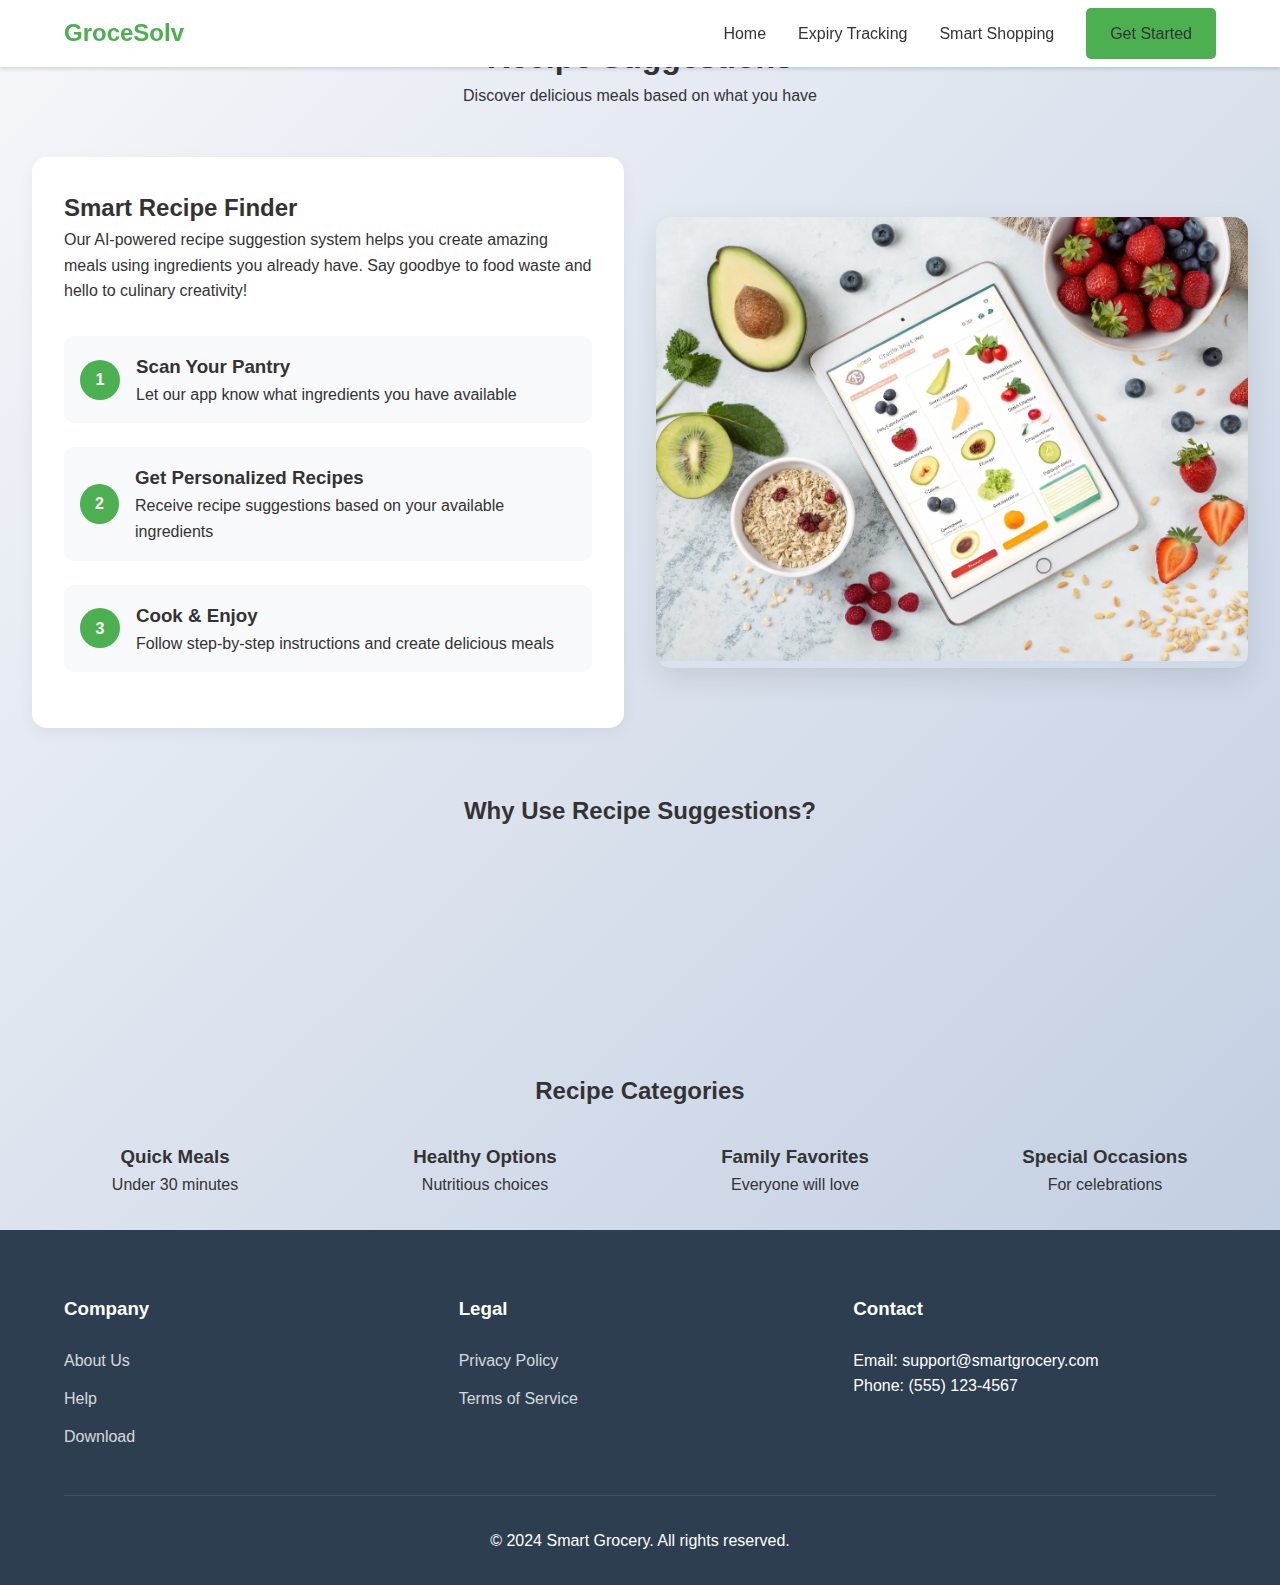
<file: recipe-suggestions.html>
<!DOCTYPE html>
<html lang="en">
<head>
    <meta charset="UTF-8">
    <meta name="viewport" content="width=device-width, initial-scale=1.0">
    <title>Recipe Suggestions - Smart Grocery</title>
    <link rel="stylesheet" href="styles.css">
    <link rel="stylesheet" href="animations.css">
</head>
<body>
    <nav class="navbar">
        <div class="nav-brand">
            <a href="index.html"><h1>GroceSolv</h1></a>
        </div>
        <div class="nav-links">
            <a href="index.html">Home</a>
            <a href="expiry-tracking.html">Expiry Tracking</a>
            <a href="smart-shopping.html">Smart Shopping</a>
            <a href="login.html" class="btn btn-primary">Get Started</a>
        </div>
    </nav>

    <main class="feature-page">
        <section class="feature-header animate-fade-in">
            <h1>Recipe Suggestions</h1>
            <p>Discover delicious meals based on what you have</p>
        </section>

        <section class="feature-content">
            <div class="feature-description animate-slide-left">
                <h2>Smart Recipe Finder</h2>
                <p>Our AI-powered recipe suggestion system helps you create amazing meals using ingredients you already have. Say goodbye to food waste and hello to culinary creativity!</p>
                
                <div class="feature-steps">
                    <div class="step-item animate-scale">
                        <div class="step-number">1</div>
                        <div>
                            <h3>Scan Your Pantry</h3>
                            <p>Let our app know what ingredients you have available</p>
                        </div>
                    </div>
                    <div class="step-item animate-scale" style="animation-delay: 0.2s">
                        <div class="step-number">2</div>
                        <div>
                            <h3>Get Personalized Recipes</h3>
                            <p>Receive recipe suggestions based on your available ingredients</p>
                        </div>
                    </div>
                    <div class="step-item animate-scale" style="animation-delay: 0.4s">
                        <div class="step-number">3</div>
                        <div>
                            <h3>Cook & Enjoy</h3>
                            <p>Follow step-by-step instructions and create delicious meals</p>
                        </div>
                    </div>
                </div>
            </div>
            <div class="feature-image animate-slide-right">
                <img src="recipe.jpg" alt="Recipe Suggestions">
            </div>
        </section>

        <section class="feature-benefits animate-fade-in" style="margin-top: 4rem; text-align: center;">
            <h2>Why Use Recipe Suggestions?</h2>
            <div class="benefits-grid" style="display: grid; grid-template-columns: repeat(3, 1fr); gap: 2rem; margin-top: 2rem;">
                <div class="benefit-card animate-scale" style="animation-delay: 0.2s">
                    <h3>Reduce Food Waste</h3>
                    <p>Use ingredients before they expire</p>
                </div>
                <div class="benefit-card animate-scale" style="animation-delay: 0.4s">
                    <h3>Save Money</h3>
                    <p>Make the most of what you already have</p>
                </div>
                <div class="benefit-card animate-scale" style="animation-delay: 0.6s">
                    <h3>Discover New Recipes</h3>
                    <p>Try new dishes you might not have thought of</p>
                </div>
            </div>
        </section>

        <section class="recipe-categories animate-fade-in" style="margin-top: 4rem; text-align: center;">
            <h2>Recipe Categories</h2>
            <div class="categories-grid" style="display: grid; grid-template-columns: repeat(4, 1fr); gap: 1.5rem; margin-top: 2rem;">
                <div class="category-card animate-scale" style="animation-delay: 0.1s">
                    <h3>Quick Meals</h3>
                    <p>Under 30 minutes</p>
                </div>
                <div class="category-card animate-scale" style="animation-delay: 0.2s">
                    <h3>Healthy Options</h3>
                    <p>Nutritious choices</p>
                </div>
                <div class="category-card animate-scale" style="animation-delay: 0.3s">
                    <h3>Family Favorites</h3>
                    <p>Everyone will love</p>
                </div>
                <div class="category-card animate-scale" style="animation-delay: 0.4s">
                    <h3>Special Occasions</h3>
                    <p>For celebrations</p>
                </div>
            </div>
        </section>
    </main>

    <footer>
        <div class="footer-content">
            <div class="footer-section">
                <h3>Company</h3>
                <a href="#about">About Us</a>
                <a href="#help">Help</a>
                <a href="#download">Download</a>
            </div>
            <div class="footer-section">
                <h3>Legal</h3>
                <a href="#privacy">Privacy Policy</a>
                <a href="#terms">Terms of Service</a>
            </div>
            <div class="footer-section">
                <h3>Contact</h3>
                <p>Email: support@smartgrocery.com</p>
                <p>Phone: (555) 123-4567</p>
            </div>
        </div>
        <div class="footer-bottom">
            <p>&copy; 2024 Smart Grocery. All rights reserved.</p>
        </div>
    </footer>
</body>
</html>
</file>
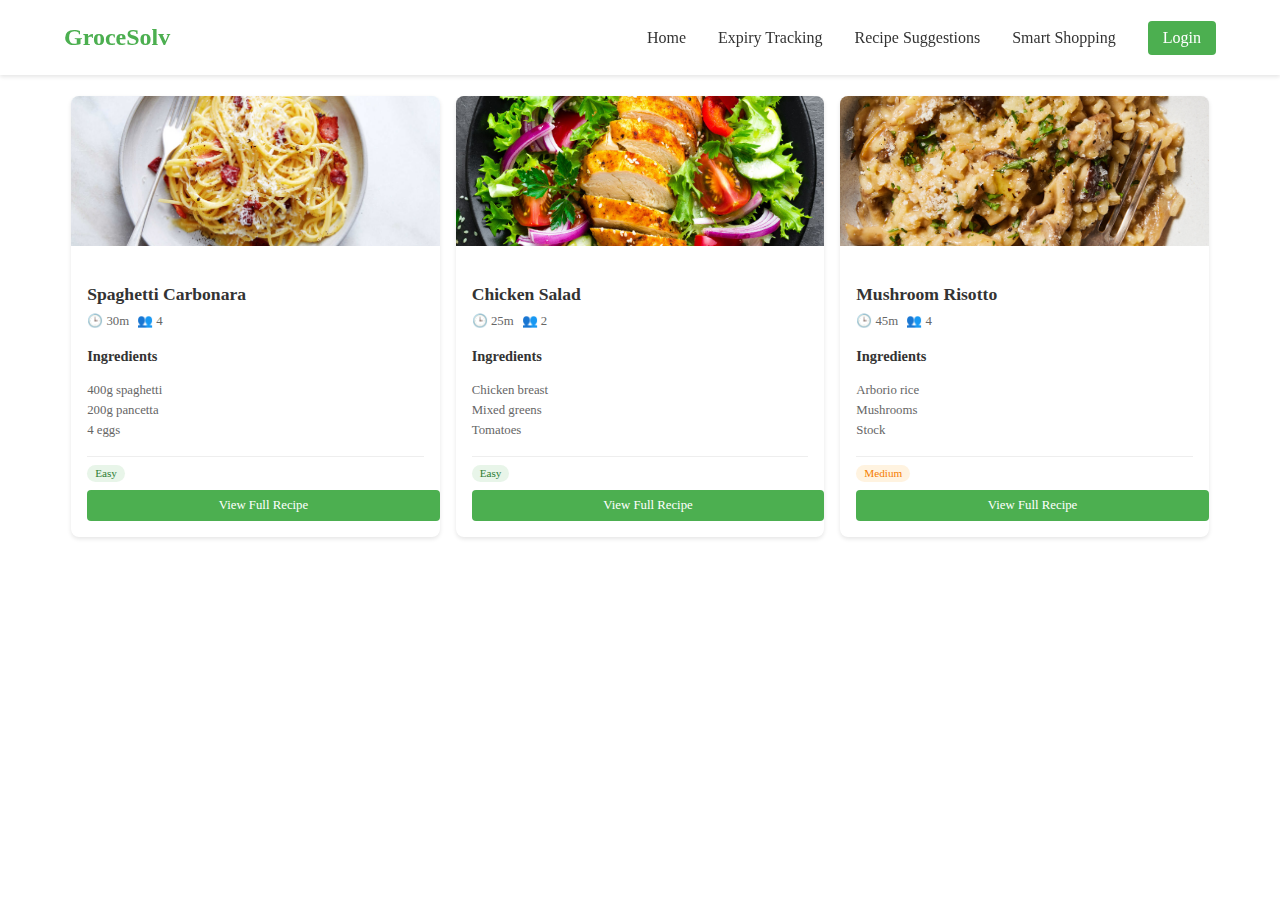
<file: Recipy suggestioins.html>
<!DOCTYPE html>
<html lang="en">
<head>
    <meta charset="UTF-8">
    <meta name="viewport" content="width=device-width, initial-scale=1.0">
    <title>Recipe Suggestions</title>
    <style>
        .recipe-grid {
            display: grid;
            grid-template-columns: repeat(auto-fit, minmax(200px, 1fr));
            gap: 1rem;
            padding: 1rem 5%;
            margin-top: 80px;
        }

        .recipe-card {
            background: white;
            border-radius: 8px;
            box-shadow: 0 2px 4px rgba(0,0,0,0.1);
            overflow: hidden;
            transition: transform 0.3s ease;
        }

        .recipe-card:hover {
            transform: translateY(-3px);
        }

        .recipe-image {
            width: 100%;
            height: 150px;
            object-fit: cover;
        }

        .recipe-content {
            padding: 1rem;
        }

        .recipe-title {
            color: #333;
            font-size: 1.1rem;
            margin-bottom: 0.5rem;
        }

        .recipe-info {
            display: flex;
            gap: 0.5rem;
            margin-bottom: 0.5rem;
            color: #666;
            font-size: 0.8rem;
        }

        .recipe-ingredients {
            margin-bottom: 0.5rem;
        }

        .recipe-ingredients h4 {
            color: #333;
            margin-bottom: 0.3rem;
            font-size: 0.9rem;
        }

        .recipe-ingredients ul {
            list-style: none;
            padding-left: 0;
        }

        .recipe-ingredients li {
            padding: 0.15rem 0;
            color: #666;
            font-size: 0.8rem;
        }

        .recipe-footer {
            display: flex;
            justify-content: space-between;
            align-items: center;
            padding-top: 0.5rem;
            border-top: 1px solid #eee;
        }

        .difficulty {
            padding: 0.15rem 0.5rem;
            border-radius: 12px;
            font-size: 0.7rem;
        }

        .easy { background: #e8f5e9; color: #2e7d32; }
        .medium { background: #fff3e0; color: #f57c00; }
        .hard { background: #ffebee; color: #c62828; }

        .view-recipe-btn {
            display: block;
            width: 100%;
            padding: 0.5rem;
            margin-top: 0.5rem;
            background: #4caf50;
            color: white;
            text-align: center;
            text-decoration: none;
            border-radius: 4px;
            font-size: 0.8rem;
            transition: background 0.3s ease;
        }

        .view-recipe-btn:hover {
            background: #45a049;
        }
    </style>
</head>
<body>
    <nav class="navbar" style="background: white; padding: 0.5rem 5%; position: fixed; top: 0; left: 0; right: 0; z-index: 1000; box-shadow: 0 2px 4px rgba(0,0,0,0.1); display: flex; justify-content: space-between; align-items: center;">
        <div class="nav-brand">
            <a href="index.html" style="text-decoration: none;">
                <h1 style="color: #4caf50; font-size: 1.5rem;">GroceSolv</h1>
            </a>
        </div>
        <div class="nav-links" style="display: flex; gap: 2rem; align-items: center;">
            <a href="index.html" style="text-decoration: none; color: #333;">Home</a>
            <a href="expiry-tracking.html" style="text-decoration: none; color: #333;">Expiry Tracking</a>
            <a href="recipe-suggestions.html" style="text-decoration: none; color: #333;">Recipe Suggestions</a>
            <a href="smart-shopping.html" style="text-decoration: none; color: #333;">Smart Shopping</a>
            <a href="login.html" style="text-decoration: none; color: white; background: #4caf50; padding: 8px 15px; border-radius: 4px;">Login</a>
        </div>
    </nav>

    <div class="recipe-grid">
        <!-- Recipe Card 1 -->
        <div class="recipe-card">
            <img src="carbonara-horizontal-threeByTwoMediumAt2X-v2.jpg" alt="Spaghetti Carbonara" class="recipe-image">
            <div class="recipe-content">
                <h3 class="recipe-title">Spaghetti Carbonara</h3>
                <div class="recipe-info">
                    <span>🕒 30m</span>
                    <span>👥 4</span>
                </div>
                <div class="recipe-ingredients">
                    <h4>Ingredients</h4>
                    <ul>
                        <li>400g spaghetti</li>
                        <li>200g pancetta</li>
                        <li>4 eggs</li>
                    </ul>
                </div>
                <div class="recipe-footer">
                    <span class="difficulty easy">Easy</span>
                </div>
                <a href="#" class="view-recipe-btn">View Full Recipe</a>
            </div>
        </div>

        <!-- Recipe Card 2 -->
        <div class="recipe-card">
            <img src="3-Step-Chicken-Salad.jpg" alt="Chicken Salad" class="recipe-image">
            <div class="recipe-content">
                <h3 class="recipe-title">Chicken Salad</h3>
                <div class="recipe-info">
                    <span>🕒 25m</span>
                    <span>👥 2</span>
                </div>
                <div class="recipe-ingredients">
                    <h4>Ingredients</h4>
                    <ul>
                        <li>Chicken breast</li>
                        <li>Mixed greens</li>
                        <li>Tomatoes</li>
                    </ul>
                </div>
                <div class="recipe-footer">
                    <span class="difficulty easy">Easy</span>
                </div>
                <a href="#" class="view-recipe-btn">View Full Recipe</a>
            </div>
        </div>

        <!-- Recipe Card 3 -->
        <div class="recipe-card">
            <img src="mushroom.jpg" alt="Risotto" class="recipe-image">
            <div class="recipe-content">
                <h3 class="recipe-title">Mushroom Risotto</h3>
                <div class="recipe-info">
                    <span>🕒 45m</span>
                    <span>👥 4</span>
                </div>
                <div class="recipe-ingredients">
                    <h4>Ingredients</h4>
                    <ul>
                        <li>Arborio rice</li>
                        <li>Mushrooms</li>
                        <li>Stock</li>
                    </ul>
                </div>
                <div class="recipe-footer">
                    <span class="difficulty medium">Medium</span>
                </div>
                <a href="#" class="view-recipe-btn">View Full Recipe</a>
            </div>
        </div>

        <!-- Add more recipe cards here -->
        <!-- Copy and paste the recipe card structure above for more recipes -->
        <!-- You can add 6-8 more cards with different recipes -->

    </div>
</body>
</html>
</file>
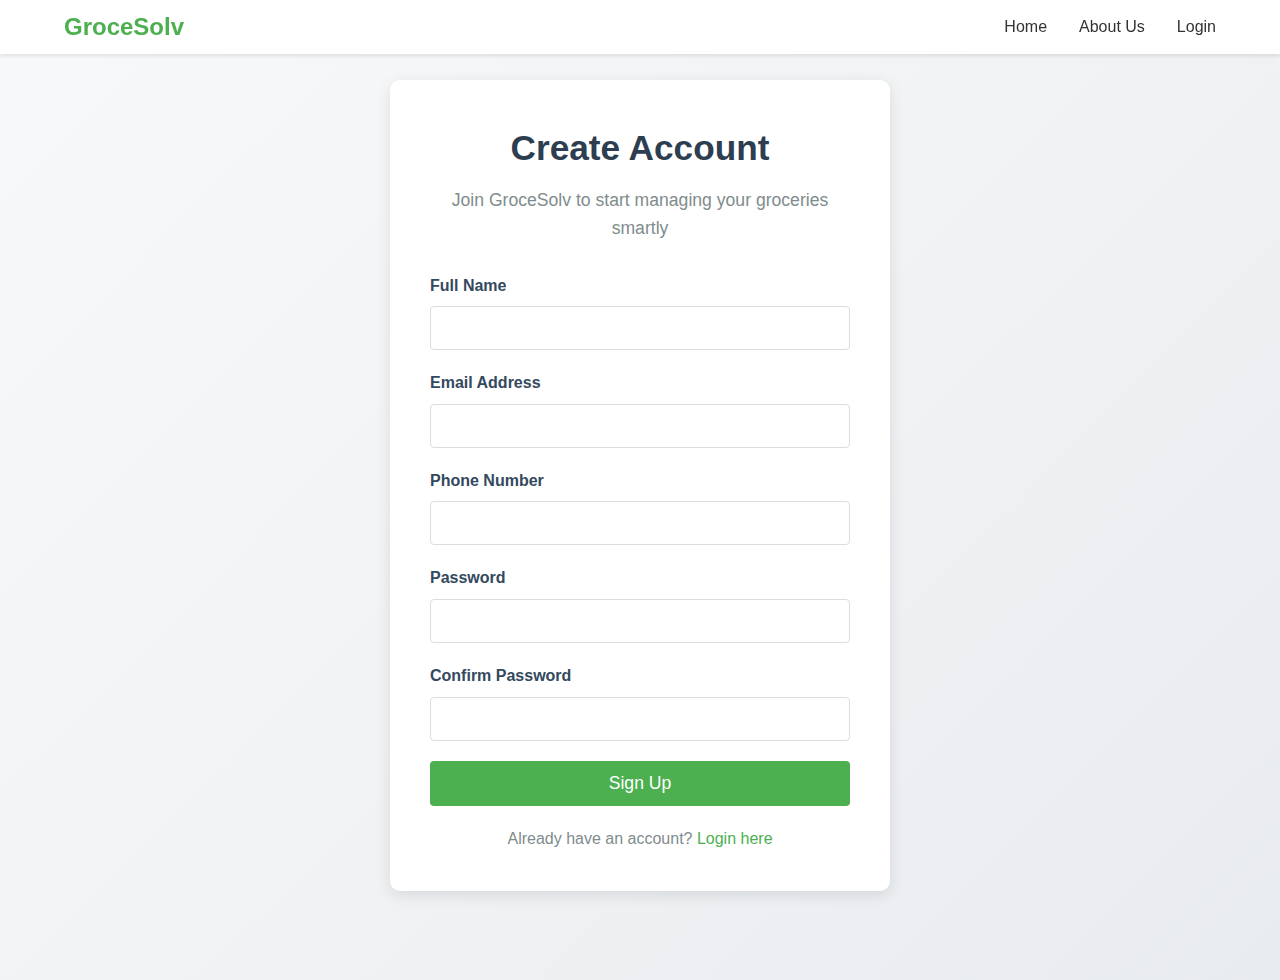
<file: Sign up.html>
<!DOCTYPE html>
<html lang="en">
<head>
    <meta charset="UTF-8">
    <meta name="viewport" content="width=device-width, initial-scale=1.0">
    <title>Sign Up - GroceSolv</title>
    <link rel="stylesheet" href="styles.css">
    <style>
        body {
            margin: 0;
            padding: 0;
            min-height: 100vh;
            background: linear-gradient(135deg, #f8f9fa 0%, #e9ecef 100%);
            font-family: Arial, sans-serif;
        }

        .signup-container {
            max-width: 500px;
            margin: 80px auto;
            padding: 40px;
            background: white;
            border-radius: 10px;
            box-shadow: 0 4px 15px rgba(0,0,0,0.1);
        }

        .signup-header {
            text-align: center;
            margin-bottom: 30px;
        }

        .signup-header h1 {
            color: #2c3e50;
            font-size: 2.2em;
            margin-bottom: 10px;
        }

        .signup-header p {
            color: #7f8c8d;
            font-size: 1.1em;
        }

        .form-group {
            margin-bottom: 20px;
        }

        .form-group label {
            display: block;
            margin-bottom: 8px;
            color: #34495e;
            font-weight: bold;
        }

        .form-group input {
            width: 100%;
            padding: 12px;
            border: 1px solid #ddd;
            border-radius: 4px;
            font-size: 1em;
        }

        .form-group input:focus {
            outline: none;
            border-color: #4caf50;
            box-shadow: 0 0 5px rgba(76, 175, 80, 0.2);
        }

        .signup-btn {
            width: 100%;
            padding: 12px;
            background-color: #4caf50;
            color: white;
            border: none;
            border-radius: 4px;
            font-size: 1.1em;
            cursor: pointer;
            transition: background-color 0.3s;
        }

        .signup-btn:hover {
            background-color: #45a049;
        }

        .login-link {
            text-align: center;
            margin-top: 20px;
            color: #7f8c8d;
        }

        .login-link a {
            color: #4caf50;
            text-decoration: none;
        }

        .login-link a:hover {
            text-decoration: underline;
        }
    </style>
</head>
<body>
    <nav class="navbar" style="background: white; padding: 0.5rem 5%; position: fixed; top: 0; left: 0; right: 0; z-index: 1000; box-shadow: 0 2px 4px rgba(0,0,0,0.1); display: flex; justify-content: space-between; align-items: center;">
        <div class="nav-brand">
            <a href="index.html" style="text-decoration: none;">
                <h1 style="color: #4caf50; font-size: 1.5rem;">GroceSolv</h1>
            </a>
        </div>
        <div class="nav-links" style="display: flex; gap: 2rem; align-items: center;">
            <a href="index.html" style="text-decoration: none; color: #333;">Home</a>
            <a href="about-us.html" style="text-decoration: none; color: #333;">About Us</a>
            <a href="login.html" style="text-decoration: none; color: #333;">Login</a>
        </div>
    </nav>

    <div class="signup-container">
        <div class="signup-header">
            <h1>Create Account</h1>
            <p>Join GroceSolv to start managing your groceries smartly</p>
        </div>

        <form id="signupForm" onsubmit="return handleSignup(event)">
            <div class="form-group">
                <label for="fullName">Full Name</label>
                <input type="text" id="fullName" name="fullName" required>
            </div>

            <div class="form-group">
                <label for="email">Email Address</label>
                <input type="email" id="email" name="email" required>
            </div>

            <div class="form-group">
                <label for="phone">Phone Number</label>
                <input type="tel" id="phone" name="phone" required>
            </div>

            <div class="form-group">
                <label for="password">Password</label>
                <input type="password" id="password" name="password" required>
            </div>

            <div class="form-group">
                <label for="confirmPassword">Confirm Password</label>
                <input type="password" id="confirmPassword" name="confirmPassword" required>
            </div>

            <button type="submit" class="signup-btn">Sign Up</button>
        </form>

        <div class="login-link">
            Already have an account? <a href="login.html">Login here</a>
        </div>
    </div>

    <script>
        function handleSignup(event) {
            event.preventDefault();
            
            const password = document.getElementById('password').value;
            const confirmPassword = document.getElementById('confirmPassword').value;
            
            if (password !== confirmPassword) {
                alert("Passwords do not match!");
                return false;
            }
            
            // Here you would typically handle the form submission to your backend
            // For this example, we'll just redirect to the login page
            alert("Account created successfully! Please login.");
            window.location.href = "login.html";
            
            return false;
        }
    </script>
</body>
</html>
</file>
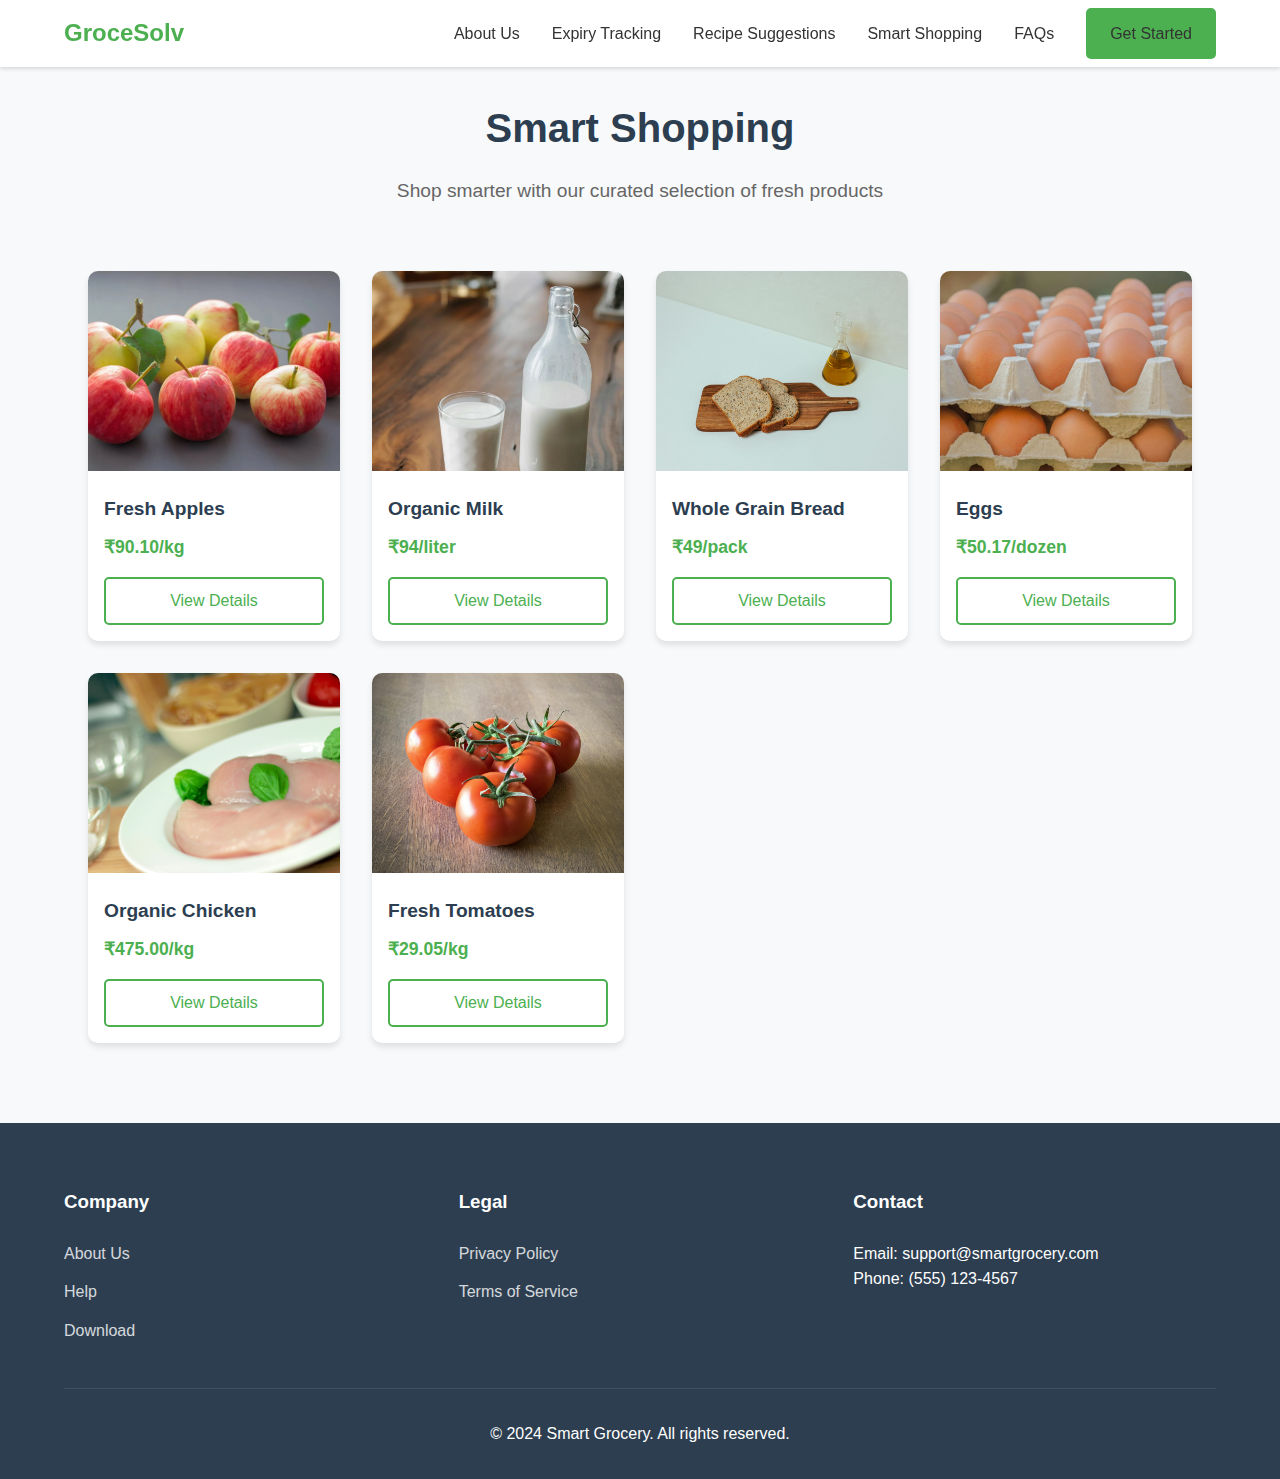
<file: smart-shopping.html>
<!DOCTYPE html>
<html lang="en">
<head>
    <meta charset="UTF-8">
    <meta name="viewport" content="width=device-width, initial-scale=1.0">
    <title>Smart Shopping - Smart Grocery</title>
    <link rel="stylesheet" href="styles.css">
    <link rel="stylesheet" href="smart-shopping.css">
</head>
<body>
    <nav class="navbar">
        <div class="nav-brand">
            <a href="index.html"><h1>GroceSolv</h1></a>
        </div>
        <div class="nav-links">
            <a href="index.html#mission">About Us</a>
            <a href="expiry-tracking.html">Expiry Tracking</a>
            <a href="recipe-suggestions.html">Recipe Suggestions</a>
            <a href="smart-shopping.html">Smart Shopping</a>
            <a href="index.html#faqs">FAQs</a>
            <a href="login.html" class="btn btn-primary">Get Started</a>
        </div>
    </nav>

    <main>
        <section class="smart-shopping">
            <h1>Smart Shopping</h1>
            <p class="subtitle">Shop smarter with our curated selection of fresh products</p>
            
            <div class="product-grid">
                <!-- Product 1 -->
                <div class="product-card" onclick="redirectToBuy('apple')">
                    <img src="apple.webp" alt="Fresh Apples" />
                    <h3>Fresh Apples</h3>
                    <p class="price">₹90.10/kg</p>
                    <button class="btn btn-outline">View Details</button>
                </div>

                <!-- Product 2 -->
                <div class="product-card" onclick="redirectToBuy('milk')">
                    <img src="Milk.webp" alt="Organic Milk" />
                    <h3>Organic Milk</h3>
                    <p class="price">₹94/liter</p>
                    <button class="btn btn-outline">View Details</button>
                </div>

                <!-- Product 3 -->
                <div class="product-card" onclick="redirectToBuy('bread')">
                    <img src="Bread.jpeg" alt="Whole Grain Bread" />
                    <h3>Whole Grain Bread</h3>
                    <p class="price">₹49/pack</p>
                    <button class="btn btn-outline">View Details</button>
                </div>

                <!-- Product 4 -->
                <div class="product-card" onclick="redirectToBuy('eggs')">
                    <img src="eggs.webp" alt="Free Range Eggs" />
                    <h3>Eggs</h3>
                    <p class="price">₹50.17/dozen</p>
                    <button class="btn btn-outline">View Details</button>
                </div>

                <!-- Product 5 -->
                <div class="product-card" onclick="redirectToBuy('chicken')">
                    <img src="Organic_chicken.jpg" alt="Organic Chicken" />
                    <h3>Organic Chicken</h3>
                    <p class="price">₹475.00/kg</p>
                    <button class="btn btn-outline">View Details</button>
                </div>

                <!-- Product 6 -->
                <div class="product-card" onclick="redirectToBuy('tomatoes')">
                    <img src="Tomatoes.jpeg" alt="Fresh Tomatoes" />
                    <h3>Fresh Tomatoes</h3>
                    <p class="price">₹29.05/kg</p>
                    <button class="btn btn-outline">View Details</button>
                </div>
            </div>
        </section>
    </main>

    <footer>
        <div class="footer-content">
            <div class="footer-section">
                <h3>Company</h3>
                <a href="index.html#about">About Us</a>
                <a href="index.html#help">Help</a>
                <a href="index.html#download">Download</a>
            </div>
            <div class="footer-section">
                <h3>Legal</h3>
                <a href="index.html#privacy">Privacy Policy</a>
                <a href="index.html#terms">Terms of Service</a>
            </div>
            <div class="footer-section">
                <h3>Contact</h3>
                <p>Email: support@smartgrocery.com</p>
                <p>Phone: (555) 123-4567</p>
            </div>
        </div>
        <div class="footer-bottom">
            <p>&copy; 2024 Smart Grocery. All rights reserved.</p>
        </div>
    </footer>

    <script>
        function redirectToBuy(product) {
            window.location.href = `buy.html?product=${product}`;
        }
    </script>
</body>
</html>
</file>
<file: styles.css>
:root {
  --primary-color: #4caf50;
  --secondary-color: #45a049;
  --background-color: #f8f9fa;
  --text-color: #333;
  --dark-color: #2c3e50;
  --error-color: #f44336;
  --success-color: #4caf50;
  --light-gray: #f5f5f5;
  --border-color: #e0e0e0;
  --animation-timing: cubic-bezier(0.4, 0, 0.2, 1);
}

* {
  margin: 0;
  padding: 0;
  box-sizing: border-box;
}

html {
  scroll-behavior: smooth;
}

body {
  font-family: "Segoe UI", Tahoma, Geneva, Verdana, sans-serif;
  line-height: 1.6;
  color: var(--text-color);
  background-color: var(--background-color);
}

/* Navbar Styles */
.navbar {
  background: white;
  padding: 0.5rem 5%;
  position: fixed;
  top: 0;
  left: 0;
  right: 0;
  z-index: 1000;
  box-shadow: 0 2px 4px rgba(0, 0, 0, 0.132);
  display: flex;
  justify-content: space-between;
  align-items: center;
  animation: slideInDown 0.5s var(--animation-timing);
}

.nav-brand {
  color: var(--primary-color);
  font-size: 1.5rem;
}

.nav-brand a {
  text-decoration: none;
}

.nav-brand h1 {
  color: var(--primary-color);
  font-size: 1.5rem;
}

.nav-links {
  display: flex;
  gap: 2rem;
  align-items: center;
}

.nav-links a {
  text-decoration: none;
  color: var(--text-color);
  font-weight: 500;
  position: relative;
  transition: color 0.3s var(--animation-timing);
}

.nav-links a::after {
  content: "";
  position: absolute;
  bottom: -5px;
  left: 0;
  width: 0;
  height: 2px;
  background-color: var(--primary-color);
  transition: width 0.3s var(--animation-timing);
}

.nav-links a:hover::after {
  width: 100%;
}

/* Hero Section */
.hero {
  padding: 0;
  background-color: white;
  position: relative;
  min-height: 100vh;
  
  align-items: center;
}

.hero-content {
  position: absolute;
  top: 50%;
  left: 0;
  right: 0;
  transform: translateY(-20%);
  padding: 20px;
  max-width: 1500px;
  margin: 0 auto;
  display: list-item;
  gap: 2rem;
  align-items: center;
  padding: 0 2rem;
}

.hero-image {
  object-fit: cover; height: 100%; width: 100%; position: absolute; left: 50%; transform: translateX(-50%);
}

.hero-image img {
  width: 100%;
  height: 100%;
  object-fit: cover;
  border-radius: 15px;
  box-shadow: 0 20px 40px rgba(0,0,0,0.1);
  
  transition: transform 0.3s ease;
}

.hero-image:hover img {
  transform: scale(1.02);
}

.hero-text {
  padding: 20px;
  top: 50%
  padding: 2rem;
  animation: slideInLeft 1s var(--animation-timing) 0.4s backwards;
}

.hero-text h1 {
  font-size: 3.5rem;
  color: var(--dark-color);
  margin-bottom: 1rem;
  position: relative;
  display: inline-block;
}

.hero-text h1::after {
  content: "";
  position: absolute;
  bottom: -5px;
  left: 0;
  width: 0;
  height: 3px;
  background: linear-gradient(90deg, var(--primary-color), var(--secondary-color));
  animation: lineGrow 0.8s var(--animation-timing) 0.8s forwards;
}

.hero-text h2 {
  font-size: 2rem;
  color: var(--primary-color);
  margin-bottom: 1.5rem;
  background: linear-gradient(90deg, var(--primary-color), var(--secondary-color));
  -webkit-background-clip: text;
  -webkit-text-fill-color: transparent;
  background-size: 200% 100%;
  animation: slideUpFade 0.8s var(--animation-timing) 0.3s backwards,
             gradientMove 3s linear infinite;
}

.hero-text p {
  font-size: 1.1rem;
  margin-bottom: 2rem;
  color: #666;
  animation: slideUpFade 0.8s var(--animation-timing) 0.6s backwards;
  position: relative;
  padding-left: 1rem;
}

.hero-text p::before {
  content: "";
  position: absolute;
  left: 0;
  top: 0;
  bottom: 0;
  width: 3px;
  background: linear-gradient(180deg, var(--primary-color), transparent);
  animation: heightGrow 0.8s var(--animation-timing) 1s forwards;
  transform-origin: top;
  transform: scaleY(0);
}

.hero-buttons {
  display: flex;
  gap: 1rem;
  animation: slideUpFade 0.8s var(--animation-timing) 0.9s backwards;
}

.hero-buttons .btn {
  transform: translateY(0);
  transition: transform 0.3s var(--animation-timing);
}

.hero-buttons .btn:hover {
  transform: translateY(-5px);
}

/* Mission Section */
.mission-section {
  padding: 4rem 5%;
  background-color: var(--light-gray);
  text-align: center;
}

.mission-section h2 {
  font-size: 2.5rem;
  margin-bottom: 3rem;
  color: var(--dark-color);
}

.mission-grid {
  max-width: 1200px;
  margin: 0 auto;
  display: grid;
  grid-template-columns: repeat(auto-fit, minmax(200px, 1fr));
  gap: 2rem;
}

.mission-stat {
  animation: fadeInUp 0.8s var(--animation-timing);
  transition: transform 0.3s var(--animation-timing);
}

.mission-stat:hover {
  transform: translateY(-5px);
}

.mission-stat h3 {
  font-size: 2.5rem;
  color: var(--primary-color);
  margin-bottom: 0.5rem;
  background: linear-gradient(
    45deg,
    var(--primary-color),
    var(--secondary-color)
  );
  -webkit-background-clip: text;
  -webkit-text-fill-color: transparent;
  transition: transform 0.3s var(--animation-timing);
}

/* Features Section */
.features {
  padding: 4rem 5%;
  background-color: white;
}

.features h2 {
  text-align: center;
  font-size: 2.5rem;
  margin-bottom: 3rem;
  color: var(--dark-color);
}

.feature-grid {
  max-width: 1200px;
  margin: 0 auto;
  display: grid;
  grid-template-columns: repeat(auto-fit, minmax(300px, 1fr));
  gap: 2rem;
}

.feature-card {
  background: var(--light-gray);
  padding: 2rem;
  border-radius: 10px;
  text-align: center;
  animation: fadeInUp 0.8s var(--animation-timing);
  transition: all 0.3s var(--animation-timing);
}

.feature-card:hover {
  transform: translateY(-10px);
  box-shadow: 0 10px 20px rgba(0, 0, 0, 0.1);
}

.feature-card img {
  width: 100%;
  height: 200px;
  object-fit: cover;
  border-radius: 8px;
  margin-bottom: 1.5rem;
  transition: transform 0.5s var(--animation-timing);
}

.feature-card:hover img {
  transform: scale(1.05);
}

.feature-card h3 {
  color: var(--dark-color);
  margin-bottom: 1rem;
}

.feature-card p {
  margin-bottom: 1.5rem;
  color: #666;
}

/* How It Works Section */
.how-it-works {
  padding: 4rem 5%;
  background-color: var(--light-gray);
}

.steps-grid {
  max-width: 1200px;
  margin: 0 auto;
  display: grid;
  grid-template-columns: repeat(auto-fit, minmax(250px, 1fr));
  gap: 2rem;
}

.step {
  background: white;
  padding: 2rem;
  border-radius: 10px;
  box-shadow: 0 2px 4px rgba(0, 0, 0, 0.1);
  animation: fadeInUp 0.8s var(--animation-timing);
  transition: all 0.3s var(--animation-timing);
}

.step:hover {
  transform: translateY(-5px);
  box-shadow: 0 8px 16px rgba(0, 0, 0, 0.1);
}

.step h3 {
  color: var(--primary-color);
  margin-bottom: 1rem;
  transition: color 0.3s var(--animation-timing);
}

.step:hover h3 {
  color: var(--secondary-color);
}

/* Benefits Section */
.benefits {
  padding: 4rem 5%;
  background-color: white;
}

.benefits-grid {
  max-width: 1200px;
  margin: 0 auto;
  display: grid;
  grid-template-columns: repeat(auto-fit, minmax(300px, 1fr));
  gap: 2rem;
}

.benefit-card {
  text-align: center;
  padding: 2rem;
  animation: fadeInUp 0.8s var(--animation-timing);
  transition: all 0.3s var(--animation-timing);
}

.benefit-card:hover {
  transform: translateY(-10px);
}

.benefit-card img {
  width: 100%;
  height: 250px;
  object-fit: cover;
  border-radius: 8px;
  margin-bottom: 1.5rem;
  transition: transform 0.5s var(--animation-timing);
}

.benefit-card:hover img {
  transform: scale(1.1);
}

/* Testimonials Section */
.testimonials {
  padding: 4rem 5%;
  background-color: var(--light-gray);
}

.testimonials-grid {
  max-width: 1200px;
  margin: 0 auto;
  display: grid;
  grid-template-columns: repeat(auto-fit, minmax(300px, 1fr));
  gap: 2rem;
}

.testimonial-card {
  background: white;
  padding: 2rem;
  border-radius: 10px;
  box-shadow: 0 2px 4px rgba(0, 0, 0, 0.1);
  animation: scaleIn 0.8s var(--animation-timing);
  transition: all 0.3s var(--animation-timing);
}

.testimonial-card:hover {
  transform: translateY(-5px);
  box-shadow: 0 8px 16px rgba(0, 0, 0, 0.1);
}

.rating {
  color: gold;
  font-size: 1.2rem;
  margin-bottom: 1rem;
  animation: float 3s infinite ease-in-out;
}

.user {
  display: flex;
  align-items: center;
  margin-top: 1.5rem;
}

.avatar {
  width: 50px;
  height: 50px;
  border-radius: 50%;
  margin-right: 1rem;
}

/* FAQ Section */
.faqs {
  padding: 4rem 5%;
  background-color: white;
}

.faq-list {
  max-width: 800px;
  margin: 0 auto;
}

.faq-item {
  margin-bottom: 2rem;
  animation: fadeInUp 0.8s var(--animation-timing);
  transition: all 0.3s var(--animation-timing);
  cursor: pointer;
}

.faq-item:hover {
  transform: translateX(10px);
}

.faq-item h3 {
  color: var(--dark-color);
  margin-bottom: 0.5rem;
}

/* Newsletter Section */
.newsletter {
  padding: 4rem 5%;
  background-color: var(--primary-color);
  color: white;
  text-align: center;
  position: relative;
  overflow: hidden;
}

.newsletter::before {
  content: "";
  position: absolute;
  top: 0;
  left: 0;
  right: 0;
  bottom: 0;
  background: linear-gradient(
    45deg,
    var(--primary-color),
    var(--secondary-color)
  );
  opacity: 0.9;
  animation: gradientShift 10s infinite alternate;
}

.newsletter-form {
  max-width: 500px;
  margin: 2rem auto 0;
  display: flex;
  gap: 1rem;
}

.newsletter-form input {
  flex: 1;
  padding: 0.8rem;
  border: none;
  border-radius: 5px;
  transition: all 0.3s var(--animation-timing);
}

.newsletter-form input:focus {
  transform: scale(1.02);
  box-shadow: 0 0 20px rgba(0, 0, 0, 0.1);
}

/* Buttons */
.btn {
  padding: 0.8rem 1.5rem;
  border: none;
  border-radius: 5px;
  cursor: pointer;
  font-size: 1rem;
  font-weight: 500;
  text-decoration: none;
  transition: all 0.3s var(--animation-timing);
  position: relative;
  overflow: hidden;
}

.btn::before {
  content: "";
  position: absolute;
  top: 50%;
  left: 50%;
  width: 0;
  height: 0;
  background: rgba(255, 255, 255, 0.2);
  border-radius: 50%;
  transform: translate(-50%, -50%);
  transition: width 0.6s, height 0.6s;
}

.btn:hover::before {
  width: 300px;
  height: 300px;
}

.btn:hover {
  transform: translateY(-2px);
  box-shadow: 0 5px 15px rgba(0, 0, 0, 0.2);
}

.btn-primary {
  background-color: var(--primary-color);
  color: white;
}

.btn-primary:hover {
  background-color: var(--secondary-color);
}

.btn-dark {
  background-color: var(--dark-color);
  color: white;
}

.btn-dark:hover {
  background-color: #34495e;
}

.btn-outline {
  border: 2px solid var(--primary-color);
  color: var(--primary-color);
  background: transparent;
}

.btn-outline:hover {
  background-color: var(--primary-color);
  color: white;
}

/* Footer */
footer {
  background-color: var(--dark-color);
  color: white;
  padding: 4rem 5% 2rem;
}

.footer-content {
  max-width: 1200px;
  margin: 0 auto;
  display: grid;
  grid-template-columns: repeat(auto-fit, minmax(200px, 1fr));
  gap: 2rem;
}

.footer-section h3 {
  margin-bottom: 1.5rem;
}

.footer-section a {
  color: white;
  text-decoration: none;
  display: block;
  margin-bottom: 0.8rem;
  opacity: 0.8;
  transition: all 0.3s var(--animation-timing);
}

.footer-section a:hover {
  transform: translateX(5px);
  opacity: 1;
}

.footer-bottom {
  max-width: 1200px;
  margin: 2rem auto 0;
  padding-top: 2rem;
  border-top: 1px solid rgba(255, 255, 255, 0.1);
  text-align: center;
}

/* Responsive Design */
@media (max-width: 768px) {
  .hero-content {
    grid-template-columns: 1fr;
    gap: 2rem;
    padding: 4rem 1rem;
  }
  
  .hero-text {
    text-align: center;
    order: 1;
  }
  
  .hero-image {
    order: 2;
    height: 50vh;
  }

  .hero-text h1::after {
    left: 50%;
    transform: translateX(-50%);
  }

  .hero-text p {
    padding-left: 0;
  }

  .hero-text p::before {
    display: none;
  }

  .hero-buttons {
    justify-content: center;
  }

  .nav-links {
    display: none;
  }

  .nav-links.active {
    display: flex;
    flex-direction: column;
    position: absolute;
    top: 100%;
    left: 0;
    right: 0;
    background: white;
    padding: 1rem;
    animation: slideInDown 0.5s var(--animation-timing);
  }

  .newsletter-form {
    flex-direction: column;
  }
}

/* Animation Keyframes */
@keyframes fadeInUp {
  from {
    opacity: 0;
    transform: translateY(20px);
  }
  to {
    opacity: 1;
    transform: translateY(0);
  }
}

@keyframes scaleIn {
  from {
    opacity: 0;
    transform: scale(0.9);
  }
  to {
    opacity: 1;
    transform: scale(1);
  }
}

@keyframes slideInLeft {
  from {
    opacity: 0;
    transform: translateX(-30px);
  }
  to {
    opacity: 1;
    transform: translateX(0);
  }
}

@keyframes slideInRight {
  from {
    opacity: 0;
    transform: translateX(30px);
  }
  to {
    opacity: 1;
    transform: translateX(0);
  }
}

@keyframes float {
  0% {
    transform: translateY(0px);
  }
  50% {
    transform: translateY(-10px);
  }
  100% {
    transform: translateY(0px);
  }
}

/* Loading Animation */
@keyframes gradientShift {
  0% {
    background-position: 0% 50%;
  }
  50% {
    background-position: 100% 50%;
  }
  100% {
    background-position: 0% 50%;
  }
}

/* Mobile Menu Animation */
@keyframes slideInDown {
  from {
    opacity: 0;
    transform: translateY(-20px);
  }
  to {
    opacity: 1;
    transform: translateY(0);
  }
}

/* Scroll Animation */
.scroll-reveal {
  opacity: 0;
  transform: translateY(30px);
  transition: opacity 0.6s ease-out, transform 0.6s ease-out;
}

.scroll-reveal.visible {
  opacity: 1;
  transform: translateY(0);
}

/* Stagger animations for grid items */
.feature-grid .feature-card,
.steps-grid .step-card,
.benefits-grid .benefit-card,
.testimonials-grid .testimonial-card {
  opacity: 0;
  transform: translateY(30px);
  transition: opacity 0.6s ease-out, transform 0.6s ease-out;
}

.visible .feature-grid .feature-card,
.visible .steps-grid .step-card,
.visible .benefits-grid .benefit-card,
.visible .testimonials-grid .testimonial-card {
  opacity: 1;
  transform: translateY(0);
}

/* Add stagger delay for grid items */
.feature-grid .feature-card:nth-child(1) {
  transition-delay: 0.1s;
}
.feature-grid .feature-card:nth-child(2) {
  transition-delay: 0.2s;
}
.feature-grid .feature-card:nth-child(3) {
  transition-delay: 0.3s;
}
.feature-grid .feature-card:nth-child(4) {
  transition-delay: 0.4s;
}

.steps-grid .step-card:nth-child(1) {
  transition-delay: 0.1s;
}
.steps-grid .step-card:nth-child(2) {
  transition-delay: 0.2s;
}
.steps-grid .step-card:nth-child(3) {
  transition-delay: 0.3s;
}

.benefits-grid .benefit-card:nth-child(1) {
  transition-delay: 0.1s;
}
.benefits-grid .benefit-card:nth-child(2) {
  transition-delay: 0.2s;
}
.benefits-grid .benefit-card:nth-child(3) {
  transition-delay: 0.3s;
}

.testimonials-grid .testimonial-card:nth-child(1) {
  transition-delay: 0.1s;
}
.testimonials-grid .testimonial-card:nth-child(2) {
  transition-delay: 0.2s;
}
.testimonials-grid .testimonial-card:nth-child(3) {
  transition-delay: 0.3s;
}

/* Add new keyframes for hero animations */
@keyframes fadeInScale {
  from {
    opacity: 0;
    transform: scale(0.8);
  }
  to {
    opacity: 1;
    transform: scale(1);
  }
}

@keyframes lineGrow {
  from {
    width: 0;
  }
  to {
    width: 100%;
  }
}

@keyframes slideUpFade {
  from {
    opacity: 0;
    transform: translateY(30px);
  }
  to {
    opacity: 1;
    transform: translateY(0);
  }
}

@keyframes heightGrow {
  from {
    transform: scaleY(0);
  }
  to {
    transform: scaleY(1);
  }
}

@keyframes gradientMove {
  0% {
    background-position: 0% 50%;
  }
  50% {
    background-position: 100% 50%;
  }
  100% {
    background-position: 0% 50%;
  }
}
</file>
<file: buy.css>
.product-details {
  padding: 6rem 2rem 4rem;
  max-width: 1200px;
  margin: 0 auto;
}

.product-container {
  display: grid;
  grid-template-columns: 1fr 1fr;
  gap: 3rem;
  background: white;
  padding: 2rem;
  border-radius: 15px;
  box-shadow: 0 4px 6px rgba(0, 0, 0, 0.1);
}

.product-image {
  width: 100%;
  height: 400px;
  overflow: hidden;
  border-radius: 10px;
}

.product-image img {
  width: 100%;
  height: 100%;
  object-fit: cover;
  transition: transform 0.3s ease;
}

.product-image:hover img {
  transform: scale(1.05);
}

.product-info {
  display: flex;
  flex-direction: column;
  gap: 1.5rem;
}

.product-info h1 {
  font-size: 2rem;
  color: var(--dark-color);
}

.price {
  font-size: 1.5rem;
  color: var(--primary-color);
  font-weight: bold;
}

.product-description h3,
.product-features h3 {
  color: var(--dark-color);
  margin-bottom: 1rem;
  font-size: 1.2rem;
}

.product-description p {
  color: #666;
  line-height: 1.6;
}

.product-features ul {
  list-style: none;
  padding: 0;
}

.product-features li {
  padding: 0.5rem 0;
  color: #666;
  position: relative;
  padding-left: 1.5rem;
}

.product-features li::before {
  content: "✓";
  color: var(--primary-color);
  position: absolute;
  left: 0;
}

.product-info .btn {
  margin-top: 1rem;
  width: 100%;
}

@media (max-width: 768px) {
  .product-container {
    grid-template-columns: 1fr;
    gap: 2rem;
  }

  .product-image {
    height: 300px;
  }

  .product-info h1 {
    font-size: 1.8rem;
  }

  .price {
    font-size: 1.3rem;
  }
}

@media (max-width: 480px) {
  .product-details {
    padding: 4rem 1rem 2rem;
  }

  .product-container {
    padding: 1rem;
  }

  .product-image {
    height: 250px;
  }
}
</file>
<file: animations.css>
/* Animation Keyframes */
@keyframes fadeIn {
  from { opacity: 0; }
  to { opacity: 1; }
}

@keyframes slideInLeft {
  from { transform: translateX(-100px); opacity: 0; }
  to { transform: translateX(0); opacity: 1; }
}

@keyframes slideInRight {
  from { transform: translateX(100px); opacity: 0; }
  to { transform: translateX(0); opacity: 1; }
}

@keyframes scaleIn {
  from { transform: scale(0.8); opacity: 0; }
  to { transform: scale(1); opacity: 1; }
}

/* Animation Classes */
.animate-fade-in {
  animation: fadeIn 1s ease-in-out;
}

.animate-slide-left {
  animation: slideInLeft 1s ease-out;
}

.animate-slide-right {
  animation: slideInRight 1s ease-out;
}

.animate-scale {
  animation: scaleIn 0.8s ease-out;
}

/* Feature Page Specific Styles */
.feature-page {
  min-height: 100vh;
  padding: 2rem;
  background: linear-gradient(135deg, #f5f7fa 0%, #c3cfe2 100%);
}

.feature-header {
  text-align: center;
  margin-bottom: 3rem;
}

.feature-content {
  display: grid;
  grid-template-columns: 1fr 1fr;
  gap: 2rem;
  align-items: center;
}

.feature-image {
  border-radius: 15px;
  overflow: hidden;
  box-shadow: 0 10px 30px rgba(0,0,0,0.1);
}

.feature-image img {
  width: 100%;
  height: auto;
  transition: transform 0.3s ease;
}

.feature-image:hover img {
  transform: scale(1.05);
}

.feature-description {
  padding: 2rem;
  background: white;
  border-radius: 15px;
  box-shadow: 0 5px 15px rgba(0,0,0,0.05);
}

.feature-steps {
  margin-top: 2rem;
}

.step-item {
  display: flex;
  align-items: center;
  margin-bottom: 1.5rem;
  padding: 1rem;
  background: #f8f9fa;
  border-radius: 10px;
  transition: transform 0.3s ease;
}

.step-item:hover {
  transform: translateX(10px);
}

.step-number {
  width: 40px;
  height: 40px;
  background: #4CAF50;
  color: white;
  border-radius: 50%;
  display: flex;
  align-items: center;
  justify-content: center;
  margin-right: 1rem;
  font-weight: bold;
}

/* Responsive Design */
@media (max-width: 768px) {
  .feature-content {
    grid-template-columns: 1fr;
  }
  
  .feature-description {
    order: -1;
  }
}
</file>
<file: smart-shopping.css>
.smart-shopping {
  padding: 6rem 2rem 4rem;
  max-width: 1200px;
  margin: 0 auto;
}

.smart-shopping h1 {
  text-align: center;
  font-size: 2.5rem;
  color: var(--dark-color);
  margin-bottom: 1rem;
}

.subtitle {
  text-align: center;
  color: #666;
  margin-bottom: 3rem;
  font-size: 1.2rem;
}

.product-grid {
  display: grid;
  grid-template-columns: repeat(auto-fill, minmax(250px, 1fr));
  gap: 2rem;
  padding: 1rem;
}

.product-card {
  background: white;
  border-radius: 10px;
  overflow: hidden;
  box-shadow: 0 4px 6px rgba(0, 0, 0, 0.1);
  transition: transform 0.3s ease, box-shadow 0.3s ease;
  cursor: pointer;
}

.product-card:hover {
  transform: translateY(-5px);
  box-shadow: 0 8px 15px rgba(0, 0, 0, 0.2);
}

.product-card img {
  width: 100%;
  height: 200px;
  object-fit: cover;
}

.product-card h3 {
  padding: 1rem 1rem 0.5rem;
  color: var(--dark-color);
  font-size: 1.2rem;
}

.price {
  padding: 0 1rem;
  color: var(--primary-color);
  font-weight: bold;
  font-size: 1.1rem;
}

.product-card .btn {
  margin: 1rem;
  width: calc(100% - 2rem);
}

@media (max-width: 768px) {
  .product-grid {
    grid-template-columns: repeat(auto-fill, minmax(200px, 1fr));
    gap: 1.5rem;
  }

  .smart-shopping h1 {
    font-size: 2rem;
  }

  .subtitle {
    font-size: 1rem;
  }
}

@media (max-width: 480px) {
  .product-grid {
    grid-template-columns: 1fr;
  }

  .product-card {
    max-width: 300px;
    margin: 0 auto;
  }
}
</file>
